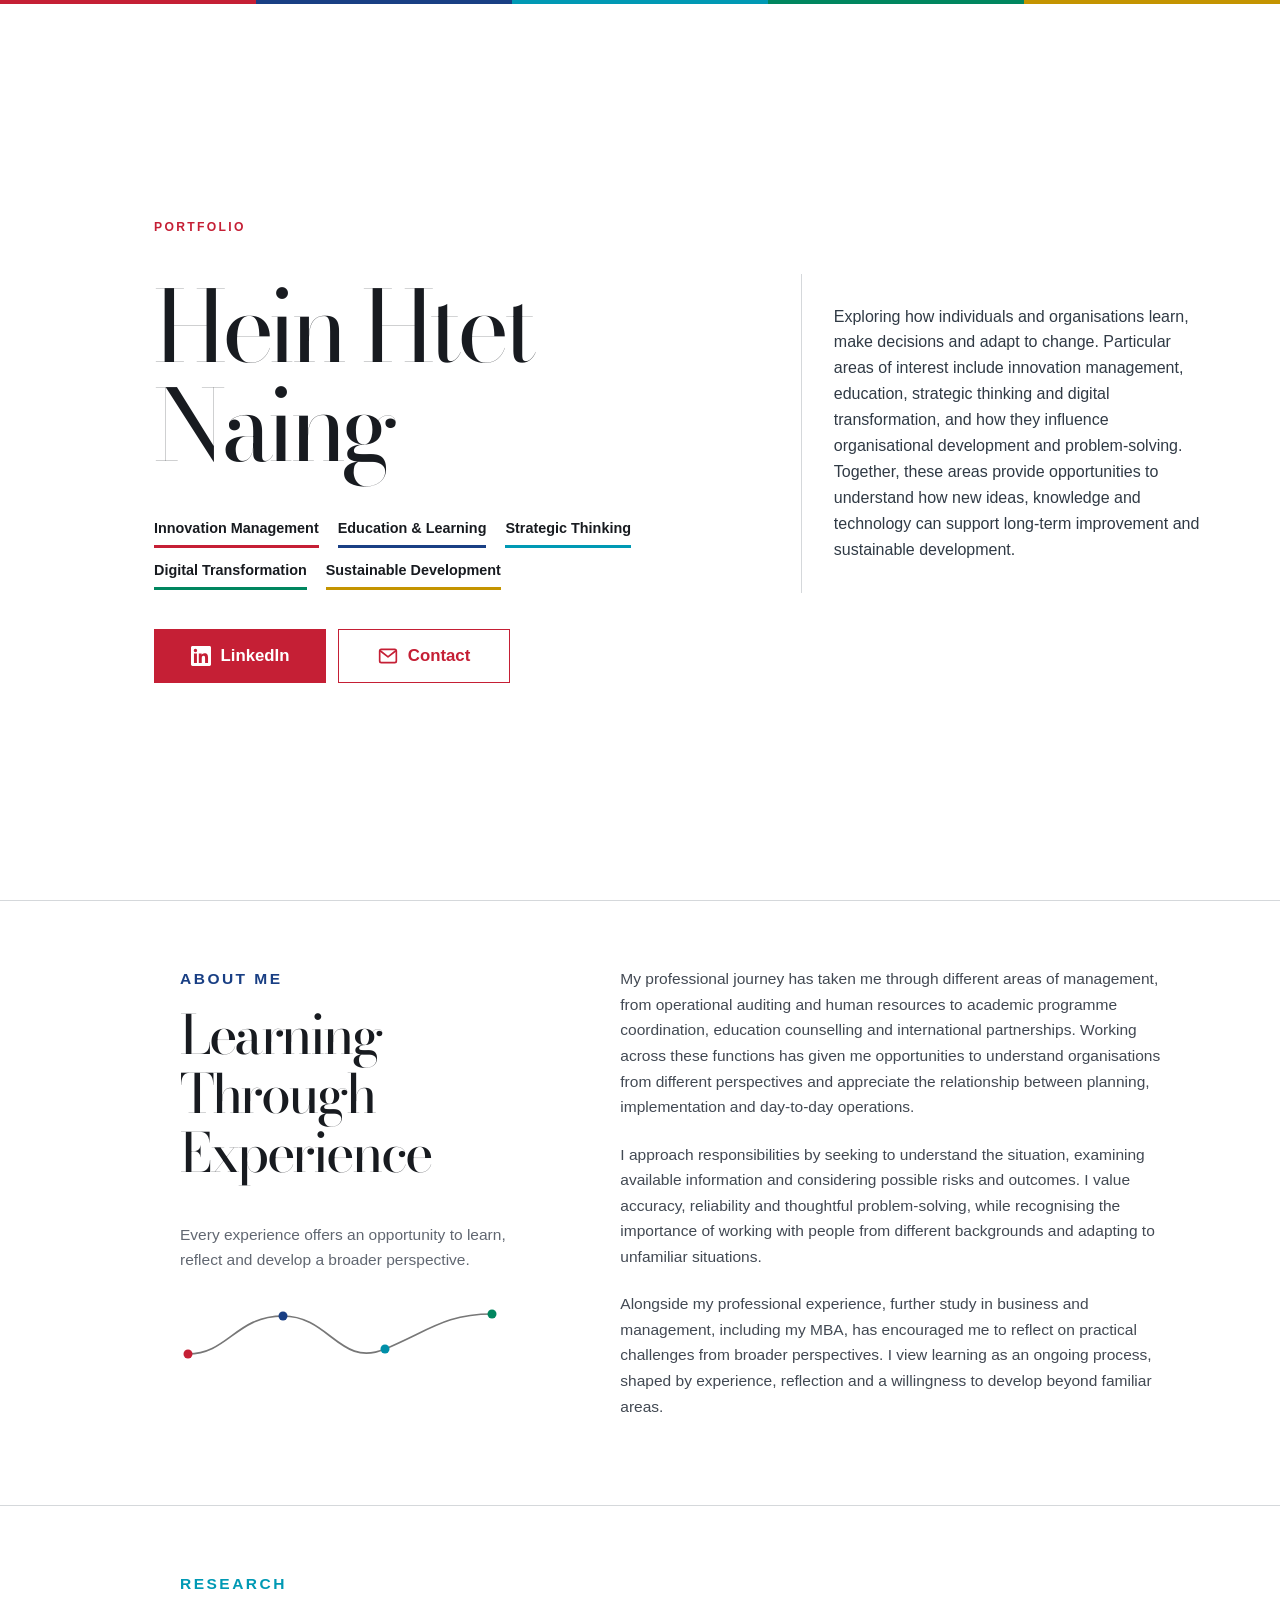
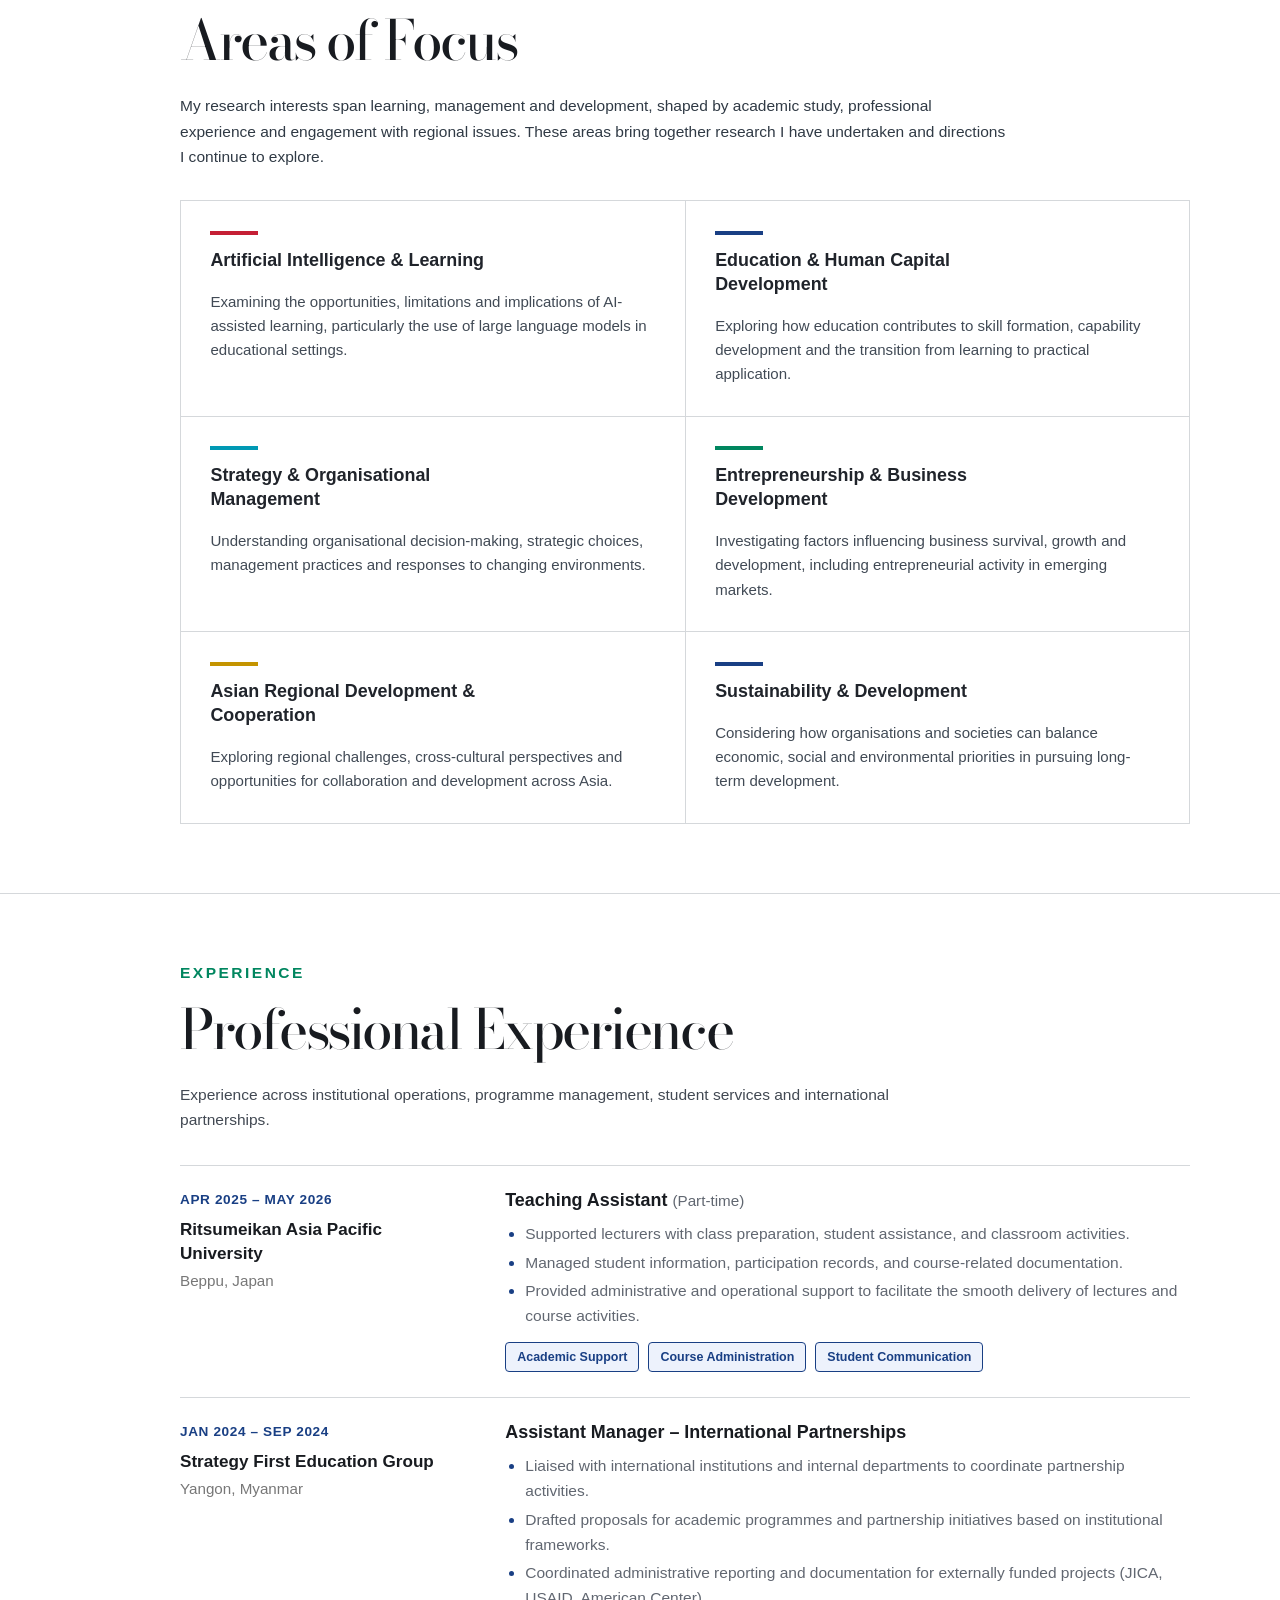
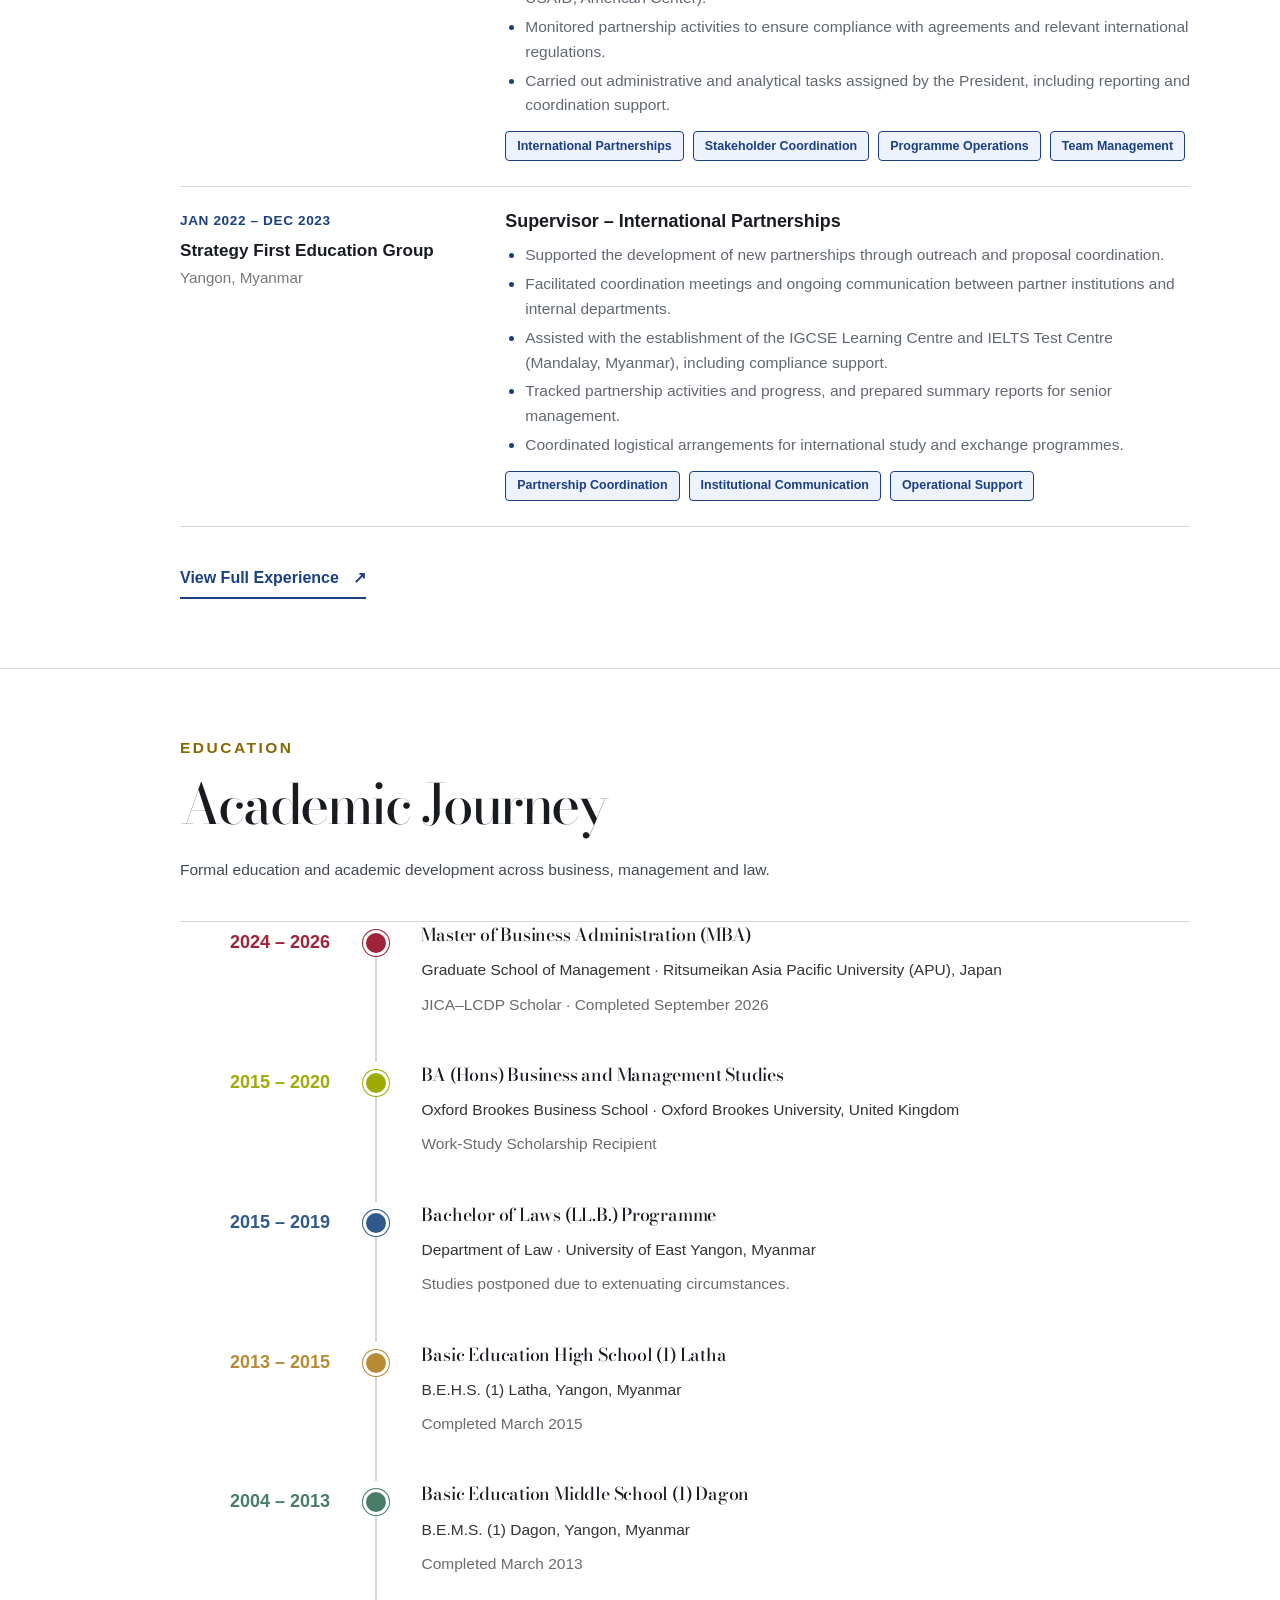
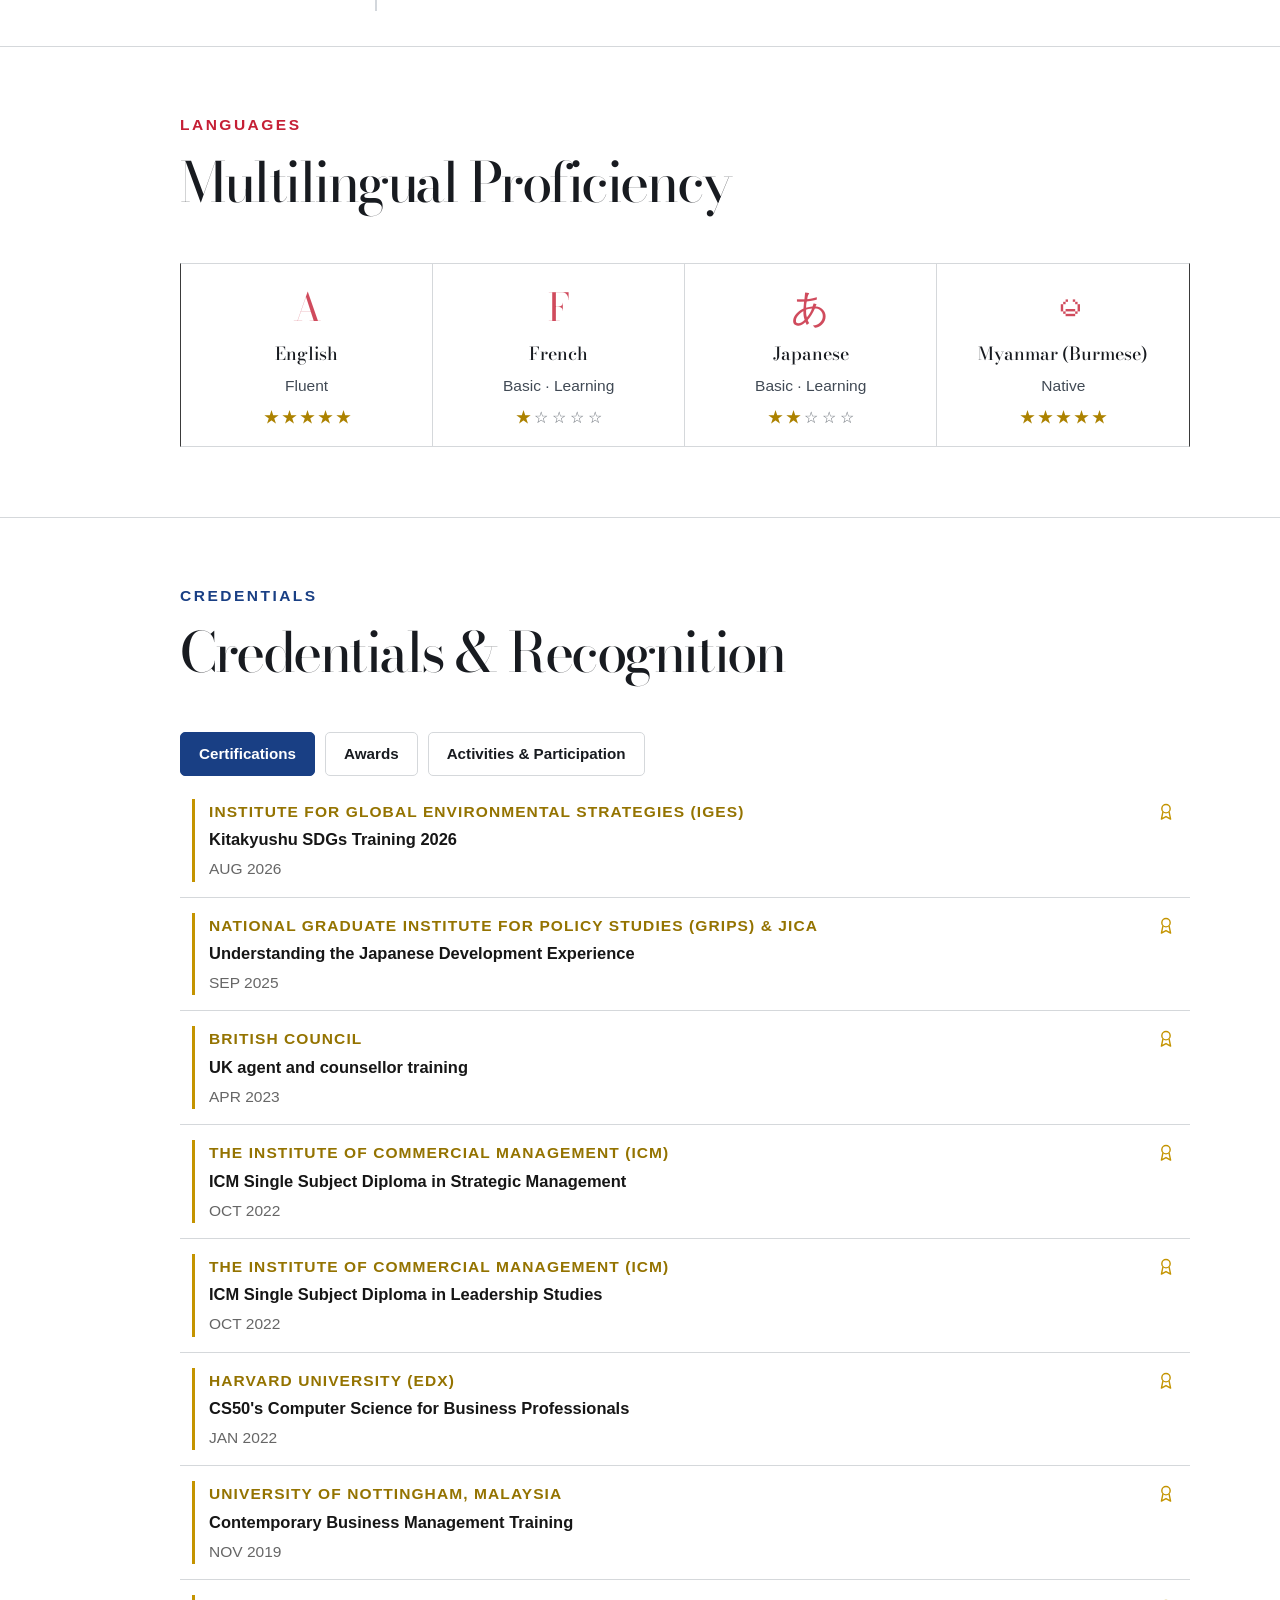
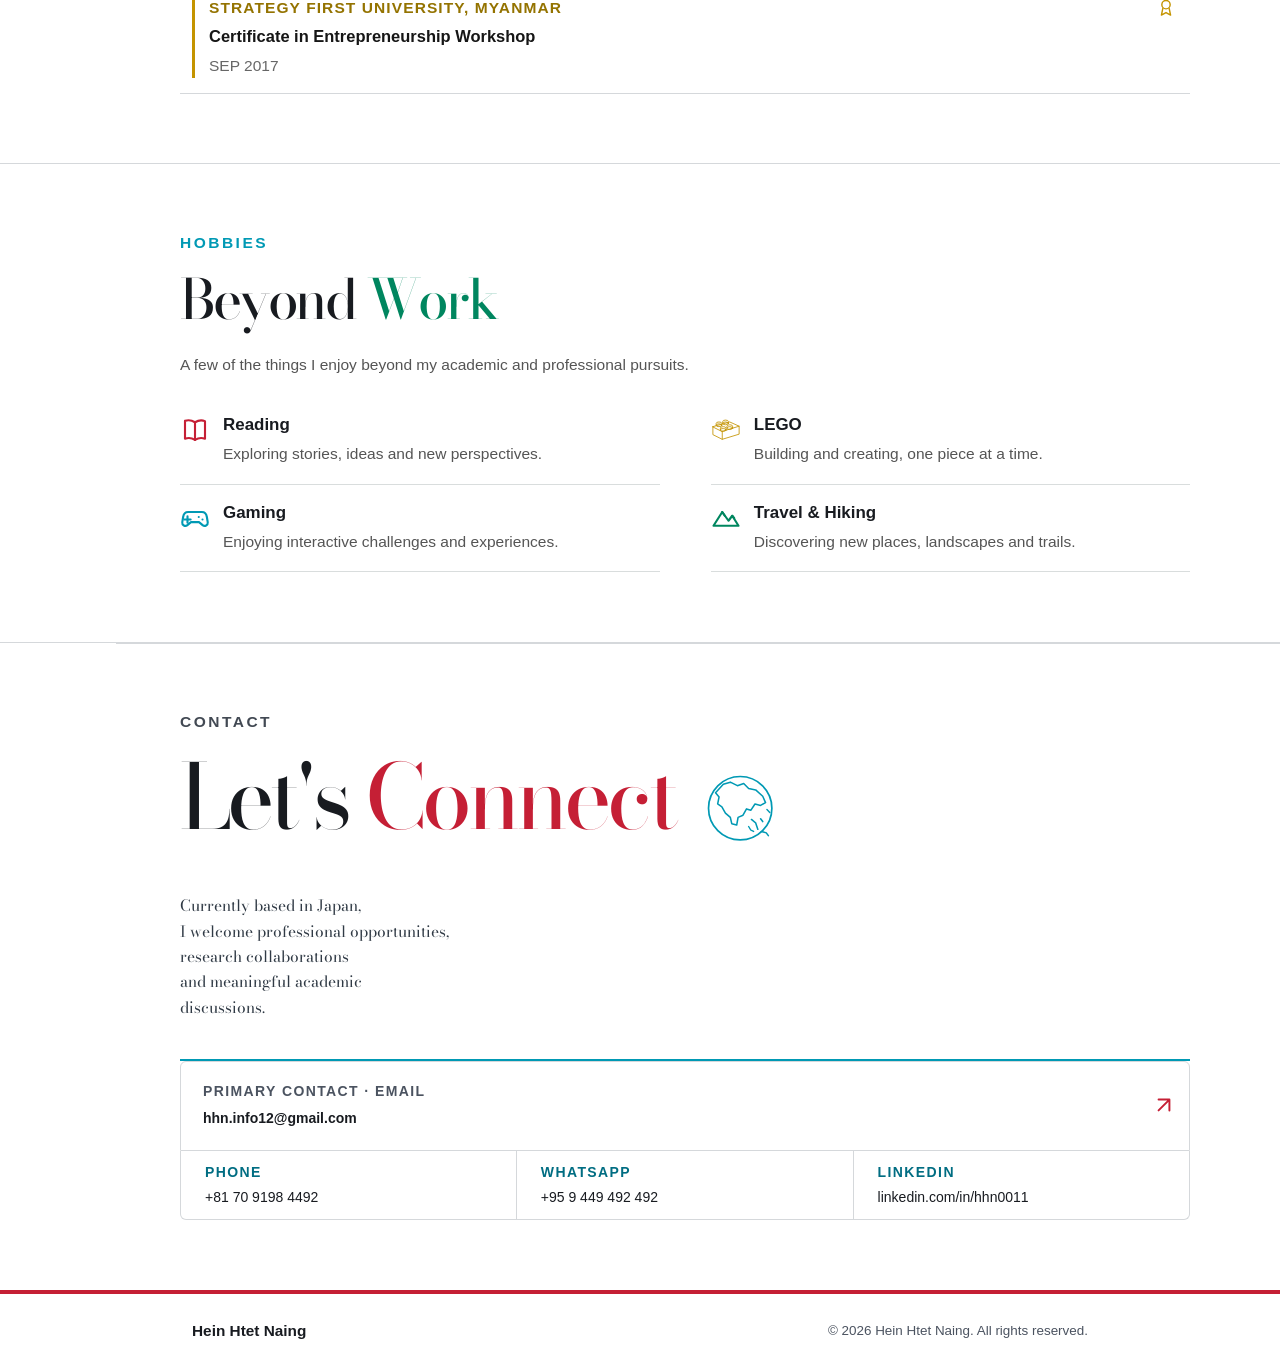
<file: index.html>
<!DOCTYPE html>
<html lang="en">
<head>
    <meta charset="UTF-8">
    <meta name="viewport" content="width=device-width, initial-scale=1.0">
    <meta name="description" content="Academic and professional portfolio website of Hein Htet Naing.">
    <title>Hein Htet Naing | Personal Portfolio</title>
    <link rel="preconnect" href="https://fonts.googleapis.com">
    <link rel="preconnect" href="https://fonts.gstatic.com" crossorigin>
    <link href="https://fonts.googleapis.com/css2?family=Bodoni+Moda:wght@400;500;600&display=swap" rel="stylesheet">
    <link rel="stylesheet" href="css/style.css?v=20261013-mixed1">
    <link rel="stylesheet" href="css/editorial-v2.css?v=20261017-balanced5">
    <script src="js/script.js?v=20261013-2" defer></script>
</head>
<body>
    <a class="skip-link" href="#main-content">Skip to main content</a>

    <!-- == FLOATING NAVIGATION: VISIBLE AFTER INTRO == -->
    <button class="mobile-menu-button" type="button" aria-controls="floating-navigation"
            aria-label="Open navigation menu" aria-expanded="false">
        <span aria-hidden="true">☰</span>
    </button>
    <nav id="floating-navigation" class="floating-nav" aria-label="Page navigation">
        <a href="#home" aria-label="Introduction"><span aria-hidden="true" class="nav-icon"><svg viewBox="0 0 24 24" fill="none" stroke="currentColor" stroke-width="1.7" stroke-linecap="round" stroke-linejoin="round" aria-hidden="true" focusable="false"><path d="m3 10 9-7 9 7"/><path d="M5 9v12h14V9"/><path d="M9 21v-7h6v7"/></svg></span><span class="nav-tooltip">Home</span></a>
        <a href="#about" aria-label="About Me"><span aria-hidden="true" class="nav-icon"><svg viewBox="0 0 24 24" fill="none" stroke="currentColor" stroke-width="1.7" stroke-linecap="round" stroke-linejoin="round" aria-hidden="true" focusable="false"><circle cx="12" cy="7" r="4"/><path d="M4.5 21v-2a7.5 7.5 0 0 1 15 0v2"/></svg></span><span class="nav-tooltip">About Me</span></a>
        <a href="#research" aria-label="Research"><span aria-hidden="true" class="nav-icon"><svg viewBox="0 0 24 24" fill="none" stroke="currentColor" stroke-width="1.7" stroke-linecap="round" stroke-linejoin="round" aria-hidden="true" focusable="false"><path d="M4 5.5C6.7 4.6 9.4 5 12 6.6c2.6-1.6 5.3-2 8-.9v14.1c-2.7-1-5.4-.7-8 .9-2.6-1.6-5.3-1.9-8-.9z"/><path d="M12 6.6v14.1"/></svg></span><span class="nav-tooltip">Research</span></a>
        <a href="#experience" aria-label="Professional Experience"><span aria-hidden="true" class="nav-icon"><svg viewBox="0 0 24 24" fill="none" stroke="currentColor" stroke-width="1.7" stroke-linecap="round" stroke-linejoin="round" aria-hidden="true" focusable="false"><rect x="3" y="7" width="18" height="14" rx="2"/><path d="M8 7V5a2 2 0 0 1 2-2h4a2 2 0 0 1 2 2v2M3 12h18M10 12v2h4v-2"/></svg></span><span class="nav-tooltip">Experience</span></a>
        <a href="#education" aria-label="Academic Journey"><span aria-hidden="true" class="nav-icon"><svg viewBox="0 0 24 24" fill="none" stroke="currentColor" stroke-width="1.7" stroke-linecap="round" stroke-linejoin="round" aria-hidden="true" focusable="false"><path d="m2 9 10-5 10 5-10 5z"/><path d="M6 11v5c2 3 10 3 12 0v-5M22 9v6"/></svg></span><span class="nav-tooltip">Education</span></a>
        <a href="#languages" aria-label="Multilingual Proficiency"><span aria-hidden="true" class="nav-icon"><svg viewBox="0 0 24 24" fill="none" stroke="currentColor" stroke-width="1.7" stroke-linecap="round" stroke-linejoin="round" aria-hidden="true" focusable="false"><path d="M4 5h9M8.5 3v2M6 8c1.2 3.3 3.9 5.9 7 7"/><path d="M12 7c-.7 3.7-3.3 6.7-7 8"/><path d="m13 21 4-10 4 10M14.4 17.5h5.2"/></svg></span><span class="nav-tooltip">Languages</span></a>
        <a href="#credentials" aria-label="Credentials & Recognition"><span aria-hidden="true" class="nav-icon"><svg viewBox="0 0 24 24" fill="none" stroke="currentColor" stroke-width="1.7" stroke-linecap="round" stroke-linejoin="round" aria-hidden="true" focusable="false"><circle cx="12" cy="8" r="5"/><path d="m8.2 12.5-1.7 8 5.5-3 5.5 3-1.7-8"/></svg></span><span class="nav-tooltip">Credentials</span></a>
        <a href="#hobbies" aria-label="Hobbies"><span aria-hidden="true" class="nav-icon"><svg viewBox="0 0 24 24" fill="none" stroke="currentColor" stroke-width="1.7" stroke-linecap="round" stroke-linejoin="round" aria-hidden="true" focusable="false"><path d="M20.8 4.6a5.4 5.4 0 0 0-7.6 0L12 5.8l-1.2-1.2a5.4 5.4 0 0 0-7.6 7.6L12 21l8.8-8.8a5.4 5.4 0 0 0 0-7.6z"/></svg></span><span class="nav-tooltip">Hobbies</span></a>
        <a href="#contact" aria-label="Contact"><span aria-hidden="true" class="nav-icon"><svg viewBox="0 0 24 24" fill="none" stroke="currentColor" stroke-width="1.7" stroke-linecap="round" stroke-linejoin="round" aria-hidden="true" focusable="false"><rect x="2" y="4" width="20" height="16" rx="2"/><path d="m3 6 9 7 9-7"/></svg></span><span class="nav-tooltip">Contact</span></a>
    </nav>

    <main id="main-content">
        <!-- == 01. INTRODUCTION == -->
        <section id="home" class="section Intro">
            <div class="Intro-box">
                <p class="Intro-label">PORTFOLIO</p>
                <h1>Hein Htet Naing</h1>
                <div class="Intro-interests">
                    <span class="interest-red">Innovation Management</span>
                    <span class="interest-navy">Education &amp; Learning</span>
                    <span class="interest-cyan">Strategic Thinking</span>
                    <span class="interest-green">Digital Transformation</span>
                    <span class="interest-gold">Sustainable Development</span>
                </div>
                <p class="Intro-description">
                    Exploring how individuals and organisations learn, make decisions and adapt to change.
                    Particular areas of interest include innovation management, education, strategic thinking
                    and digital transformation, and how they influence organisational development and
                    problem-solving. Together, these areas provide opportunities to understand how new ideas,
                    knowledge and technology can support long-term improvement and sustainable development.
                </p>
                <div class="Intro-buttons">
                    <a href="https://www.linkedin.com/in/hhn0011" class="Intro-button-primary"
                       target="_blank" rel="noopener noreferrer"><svg class="linkedin-icon" viewBox="0 0 24 24" aria-hidden="true" focusable="false"><path fill="currentColor" d="M20.447 20.452h-3.554v-5.569c0-1.328-.027-3.037-1.852-3.037-1.853 0-2.136 1.445-2.136 2.939v5.667H9.35V9h3.414v1.561h.049c.476-.9 1.637-1.85 3.37-1.85 3.601 0 4.266 2.37 4.266 5.455v6.286zM5.337 7.433a2.062 2.062 0 1 1 0-4.124 2.062 2.062 0 0 1 0 4.124zm1.782 13.019H3.555V9h3.564v11.452zM22.225 0H1.771C.792 0 0 .774 0 1.729v20.542C0 23.227.792 24 1.771 24h20.451C23.2 24 24 23.227 24 22.271V1.729C24 .774 23.2 0 22.222 0h.003z"/></svg><span>LinkedIn</span></a>
                    <a href="mailto:hhn.info12@gmail.com" class="Intro-button-secondary"><svg class="contact-icon" viewBox="0 0 24 24" fill="none" stroke="currentColor" stroke-width="2" stroke-linecap="round" stroke-linejoin="round" aria-hidden="true" focusable="false"><rect x="2" y="4" width="20" height="16" rx="2"/><path d="m3 6 9 7 9-7"/></svg><span>Contact</span></a>
                </div>
            </div>
        </section>

        <!-- == REMAINING HOMEPAGE: RESERVED LEFT NAVIGATION MARGIN == -->
        <div class="page-content">
            <section id="about" class="content-section about-section" aria-labelledby="about-heading">
                <div class="about-layout">
                    <div class="about-heading">
                        <p class="about-label">ABOUT ME</p>
                        <h2 id="about-heading"><span class="about-title-accent">Learning</span> Through Experience</h2>
                        <p class="about-reflection">Every experience offers an opportunity to learn, reflect and develop a broader perspective.</p>
                        <svg class="about-journey-line" viewBox="0 0 320 88" fill="none" xmlns="http://www.w3.org/2000/svg" aria-hidden="true" focusable="false">
                            <path d="M8 60 C48 60 56 22 103 22 S160 74 205 55 S266 20 312 20" stroke="#777777" stroke-width="1.7" stroke-linecap="round"/>
                            <circle cx="8" cy="60" r="4.5" fill="#C51F35"/>
                            <circle cx="103" cy="22" r="4.5" fill="#193F84"/>
                            <circle cx="205" cy="55" r="4.5" fill="#008FA8"/>
                            <circle cx="312" cy="20" r="4.5" fill="#00865F"/>
                        </svg>
                    </div>
                    <div class="about-biography">
                        <p>My professional journey has taken me through different areas of management, from operational auditing and human resources to academic programme coordination, education counselling and international partnerships. Working across these functions has given me opportunities to understand organisations from different perspectives and appreciate the relationship between planning, implementation and day-to-day operations.</p>
                        <p>I approach responsibilities by seeking to understand the situation, examining available information and considering possible risks and outcomes. I value accuracy, reliability and thoughtful problem-solving, while recognising the importance of working with people from different backgrounds and adapting to unfamiliar situations.</p>
                        <p>Alongside my professional experience, further study in business and management, including my MBA, has encouraged me to reflect on practical challenges from broader perspectives. I view learning as an ongoing process, shaped by experience, reflection and a willingness to develop beyond familiar areas.</p>
                    </div>
                </div>
            </section>

            <section id="research" class="content-section focus-section" aria-labelledby="focus-heading">
                <div class="focus-inner">
                    <header class="focus-heading">
                        <p class="focus-label">RESEARCH</p>
                        <h2 id="focus-heading">Areas of <span class="focus-title-accent">Focus</span></h2>
                        <p class="focus-introduction">My research interests span learning, management and development, shaped by academic study, professional experience and engagement with regional issues. These areas bring together research I have undertaken and directions I continue to explore.</p>
                    </header>
                    <div class="focus-grid">
                    <article class="focus-item focus-item-1">
                        <span class="focus-number">01</span>
                        <h3>Artificial Intelligence &amp; Learning</h3>
                        <p>Examining the opportunities, limitations and implications of AI-assisted learning, particularly the use of large language models in educational settings.</p>
                    </article>
                    <article class="focus-item focus-item-2">
                        <span class="focus-number">02</span>
                        <h3>Education &amp; Human Capital Development</h3>
                        <p>Exploring how education contributes to skill formation, capability development and the transition from learning to practical application.</p>
                    </article>
                    <article class="focus-item focus-item-3">
                        <span class="focus-number">03</span>
                        <h3>Strategy &amp; Organisational Management</h3>
                        <p>Understanding organisational decision-making, strategic choices, management practices and responses to changing environments.</p>
                    </article>
                    <article class="focus-item focus-item-4">
                        <span class="focus-number">04</span>
                        <h3>Entrepreneurship &amp; Business Development</h3>
                        <p>Investigating factors influencing business survival, growth and development, including entrepreneurial activity in emerging markets.</p>
                    </article>
                    <article class="focus-item focus-item-5">
                        <span class="focus-number">05</span>
                        <h3>Asian Regional Development &amp; Cooperation</h3>
                        <p>Exploring regional challenges, cross-cultural perspectives and opportunities for collaboration and development across Asia.</p>
                    </article>
                    <article class="focus-item focus-item-6">
                        <span class="focus-number">06</span>
                        <h3>Sustainability &amp; Development</h3>
                        <p>Considering how organisations and societies can balance economic, social and environmental priorities in pursuing long-term development.</p>
                    </article>
                    </div>
                </div>
            </section>

            <section id="experience" class="content-section experience-section" aria-labelledby="experience-heading">
                <header class="experience-intro">
                    <p class="experience-label">EXPERIENCE</p>
                    <h2 id="experience-heading">Professional <span class="experience-title-accent">Experience</span></h2>
                    <p>Experience across institutional operations, programme management, student services and international partnerships.</p>
                </header>
                <div class="experience-list">
                    <article class="experience-entry experience-entry-1">
                        <div class="experience-meta">
                            <span class="experience-date">APR 2025 – MAY 2026</span>
                            <h3>Ritsumeikan Asia Pacific University</h3>
                            <span class="experience-location">Beppu, Japan</span>
                        </div>
                        <div class="experience-detail">
                            <h4>Teaching Assistant <span class="experience-note">(Part-time)</span></h4>
                            <ul class="experience-responsibilities">
                                <li>Supported lecturers with class preparation, student assistance, and classroom activities.</li>
                                <li>Managed student information, participation records, and course-related documentation.</li>
                                <li>Provided administrative and operational support to facilitate the smooth delivery of lectures and course activities.</li>
                            </ul>
                            <div class="experience-tags" aria-label="Areas of responsibility">
                                <span class="experience-tag">Academic Support</span>
                                <span class="experience-tag">Course Administration</span>
                                <span class="experience-tag">Student Communication</span>
                            </div>
                        </div>
                    </article>
                    <article class="experience-entry experience-entry-2">
                        <div class="experience-meta">
                            <span class="experience-date">JAN 2024 – SEP 2024</span>
                            <h3>Strategy First Education Group</h3>
                            <span class="experience-location">Yangon, Myanmar</span>
                        </div>
                        <div class="experience-detail">
                            <h4>Assistant Manager – International Partnerships</h4>
                            <ul class="experience-responsibilities">
                                <li>Liaised with international institutions and internal departments to coordinate partnership activities.</li>
                                <li>Drafted proposals for academic programmes and partnership initiatives based on institutional frameworks.</li>
                                <li>Coordinated administrative reporting and documentation for externally funded projects (JICA, USAID, American Center).</li>
                                <li>Monitored partnership activities to ensure compliance with agreements and relevant international regulations.</li>
                                <li>Carried out administrative and analytical tasks assigned by the President, including reporting and coordination support.</li>
                            </ul>
                            <div class="experience-tags" aria-label="Areas of responsibility">
                                <span class="experience-tag">International Partnerships</span>
                                <span class="experience-tag">Stakeholder Coordination</span>
                                <span class="experience-tag">Programme Operations</span>
                                <span class="experience-tag">Team Management</span>
                            </div>
                        </div>
                    </article>
                    <article class="experience-entry experience-entry-3">
                        <div class="experience-meta">
                            <span class="experience-date">JAN 2022 – DEC 2023</span>
                            <h3>Strategy First Education Group</h3>
                            <span class="experience-location">Yangon, Myanmar</span>
                        </div>
                        <div class="experience-detail">
                            <h4>Supervisor – International Partnerships</h4>
                            <ul class="experience-responsibilities">
                                <li>Supported the development of new partnerships through outreach and proposal coordination.</li>
                                <li>Facilitated coordination meetings and ongoing communication between partner institutions and internal departments.</li>
                                <li>Assisted with the establishment of the IGCSE Learning Centre and IELTS Test Centre (Mandalay, Myanmar), including compliance support.</li>
                                <li>Tracked partnership activities and progress, and prepared summary reports for senior management.</li>
                                <li>Coordinated logistical arrangements for international study and exchange programmes.</li>
                            </ul>
                            <div class="experience-tags" aria-label="Areas of responsibility">
                                <span class="experience-tag">Partnership Coordination</span>
                                <span class="experience-tag">Institutional Communication</span>
                                <span class="experience-tag">Operational Support</span>
                            </div>
                        </div>
                    </article>
                </div>
                <a class="experience-more" href="experience.html"><span>View Full Experience</span><span aria-hidden="true">↗</span></a>
            </section>

            <section id="education" class="content-section education-section" aria-labelledby="education-heading">
                <header class="education-intro">
                    <p class="education-label">EDUCATION</p>
                    <h2 id="education-heading"><span class="education-title-accent">Academic</span> Journey</h2>
                    <p>Formal education and academic development across business, management and law.</p>
                </header>
                <div class="education-list" aria-label="Academic timeline">
                    <article class="education-entry education-entry-1" style="--school-accent:#9F2439">
                        <div class="education-meta"><span class="education-date">2024 – 2026</span></div>
                        <div class="education-marker" aria-hidden="true"></div>
                        <div class="education-details">
                            <h3>Master of Business Administration (MBA)</h3>
                            <p class="education-school">Graduate School of Management · Ritsumeikan Asia Pacific University (APU), Japan</p>
                            <p class="education-note">JICA–LCDP Scholar · Completed September 2026</p>
                        </div>
                    </article>
                    <article class="education-entry education-entry-2" style="--school-accent:#9EAB05">
                        <div class="education-meta"><span class="education-date">2015 – 2020</span></div>
                        <div class="education-marker" aria-hidden="true"></div>
                        <div class="education-details">
                            <h3>BA (Hons) Business and Management Studies</h3>
                            <p class="education-school">Oxford Brookes Business School · Oxford Brookes University, United Kingdom</p>
                            <p class="education-note">Work-Study Scholarship Recipient</p>
                        </div>
                    </article>
                    <article class="education-entry education-entry-3" style="--school-accent:#31598C">
                        <div class="education-meta"><span class="education-date">2015 – 2019</span></div>
                        <div class="education-marker" aria-hidden="true"></div>
                        <div class="education-details">
                            <h3>Bachelor of Laws (LL.B.) Programme</h3>
                            <p class="education-school">Department of Law · University of East Yangon, Myanmar</p>
                            <p class="education-note">Studies postponed due to extenuating circumstances.</p>
                        </div>
                    </article>
                    <article class="education-entry education-entry-4" style="--school-accent:#B88A35">
                        <div class="education-meta"><span class="education-date">2013 – 2015</span></div>
                        <div class="education-marker" aria-hidden="true"></div>
                        <div class="education-details">
                            <h3>Basic Education High School (1) Latha</h3>
                            <p class="education-school">B.E.H.S. (1) Latha, Yangon, Myanmar</p>
                            <p class="education-note">Completed March 2015</p>
                        </div>
                    </article>
                    <article class="education-entry education-entry-5" style="--school-accent:#497D69">
                        <div class="education-meta"><span class="education-date">2004 – 2013</span></div>
                        <div class="education-marker" aria-hidden="true"></div>
                        <div class="education-details">
                            <h3>Basic Education Middle School (1) Dagon</h3>
                            <p class="education-school">B.E.M.S. (1) Dagon, Yangon, Myanmar</p>
                            <p class="education-note">Completed March 2013</p>
                        </div>
                    </article>
                </div>
            </section>


            <section id="languages" class="content-section languages-section" aria-labelledby="languages-heading">
                <div class="languages-inner">
                    <header class="languages-heading">
                        <p class="languages-label">LANGUAGES</p>
                        <h2 id="languages-heading">Multilingual <span class="languages-title-accent">Proficiency</span></h2>
                                            </header>
                    <div class="language-grid">
                    <article class="language-cell">
                        <span class="language-glyph" aria-hidden="true">A</span>
                        <h3>English</h3>
                        <p class="language-level">Fluent</p>
                        <div class="language-stars" role="img" aria-label="5 out of 5 illustrative proficiency stars"><span class="star-filled" aria-hidden="true">★</span><span class="star-filled" aria-hidden="true">★</span><span class="star-filled" aria-hidden="true">★</span><span class="star-filled" aria-hidden="true">★</span><span class="star-filled" aria-hidden="true">★</span></div>
                    </article>
                    <article class="language-cell">
                        <span class="language-glyph" aria-hidden="true">F</span>
                        <h3>French</h3>
                        <p class="language-level">Basic · Learning</p>
                        <div class="language-stars" role="img" aria-label="1 out of 5 illustrative proficiency stars"><span class="star-filled" aria-hidden="true">★</span><span class="star-empty" aria-hidden="true">☆</span><span class="star-empty" aria-hidden="true">☆</span><span class="star-empty" aria-hidden="true">☆</span><span class="star-empty" aria-hidden="true">☆</span></div>
                    </article>
                    <article class="language-cell">
                        <span class="language-glyph" aria-hidden="true">あ</span>
                        <h3>Japanese</h3>
                        <p class="language-level">Basic · Learning</p>
                        <div class="language-stars" role="img" aria-label="2 out of 5 illustrative proficiency stars"><span class="star-filled" aria-hidden="true">★</span><span class="star-filled" aria-hidden="true">★</span><span class="star-empty" aria-hidden="true">☆</span><span class="star-empty" aria-hidden="true">☆</span><span class="star-empty" aria-hidden="true">☆</span></div>
                    </article>
                    <article class="language-cell">
                        <span class="language-glyph" aria-hidden="true">မ</span>
                        <h3>Myanmar (Burmese)</h3>
                        <p class="language-level">Native</p>
                        <div class="language-stars" role="img" aria-label="5 out of 5 illustrative proficiency stars"><span class="star-filled" aria-hidden="true">★</span><span class="star-filled" aria-hidden="true">★</span><span class="star-filled" aria-hidden="true">★</span><span class="star-filled" aria-hidden="true">★</span><span class="star-filled" aria-hidden="true">★</span></div>
                    </article>
                    </div>
                </div>
            </section>

            <section id="credentials" class="content-section credentials-section" aria-labelledby="credentials-heading">
                <header class="credentials-heading">
                    <p class="credentials-label">CREDENTIALS</p>
                    <div class="credentials-heading-row">
                        <h2 id="credentials-heading">Credentials &amp; <span class="credentials-title-accent">Recognition</span></h2>
                        
                    </div>
                </header>
                <div class="credentials-tabs" role="tablist" aria-label="Credential categories">
                    <button type="button" id="credentials-tab-certifications" class="credentials-tab" role="tab" aria-controls="credentials-panel-certifications" aria-selected="true">Certifications</button>
                    <button type="button" id="credentials-tab-awards" class="credentials-tab" role="tab" aria-controls="credentials-panel-awards" aria-selected="false" tabindex="-1">Awards</button>
                    <button type="button" id="credentials-tab-activities" class="credentials-tab" role="tab" aria-controls="credentials-panel-activities" aria-selected="false" tabindex="-1">Activities & Participation</button>
                </div>
                <div class="credentials-panels">
                    <div id="credentials-panel-certifications" class="credentials-panel" role="tabpanel" aria-labelledby="credentials-tab-certifications">
                        <article class="credential-item">
                            <div class="credential-item-body">
                                <p class="credential-issuer">Institute for Global Environmental Strategies (IGES)</p>
                                <h3>Kitakyushu SDGs Training 2026</h3>
                                <p class="credential-year">AUG 2026</p>
                            </div>
                            <svg class="credential-award-icon" viewBox="0 0 24 24" fill="none" stroke="currentColor" stroke-width="1.7" stroke-linecap="round" stroke-linejoin="round" aria-hidden="true"><circle cx="12" cy="8" r="5"/><path d="m8.2 12.5-1.7 8 5.5-3 5.5 3-1.7-8"/></svg>
                        </article>
                        <article class="credential-item">
                            <div class="credential-item-body">
                                <p class="credential-issuer">National Graduate Institute for Policy Studies (GRIPS) &amp; JICA</p>
                                <h3>Understanding the Japanese Development Experience</h3>
                                <p class="credential-year">SEP 2025</p>
                            </div>
                            <svg class="credential-award-icon" viewBox="0 0 24 24" fill="none" stroke="currentColor" stroke-width="1.7" stroke-linecap="round" stroke-linejoin="round" aria-hidden="true"><circle cx="12" cy="8" r="5"/><path d="m8.2 12.5-1.7 8 5.5-3 5.5 3-1.7-8"/></svg>
                        </article>
                        <article class="credential-item">
                            <div class="credential-item-body">
                                <p class="credential-issuer">British Council</p>
                                <h3>UK agent and counsellor training</h3>
                                <p class="credential-year">APR 2023</p>
                            </div>
                            <svg class="credential-award-icon" viewBox="0 0 24 24" fill="none" stroke="currentColor" stroke-width="1.7" stroke-linecap="round" stroke-linejoin="round" aria-hidden="true"><circle cx="12" cy="8" r="5"/><path d="m8.2 12.5-1.7 8 5.5-3 5.5 3-1.7-8"/></svg>
                        </article>
                        <article class="credential-item">
                            <div class="credential-item-body">
                                <p class="credential-issuer">The Institute of Commercial Management (ICM)</p>
                                <h3>ICM Single Subject Diploma in Strategic Management</h3>
                                <p class="credential-year">OCT 2022</p>
                            </div>
                            <svg class="credential-award-icon" viewBox="0 0 24 24" fill="none" stroke="currentColor" stroke-width="1.7" stroke-linecap="round" stroke-linejoin="round" aria-hidden="true"><circle cx="12" cy="8" r="5"/><path d="m8.2 12.5-1.7 8 5.5-3 5.5 3-1.7-8"/></svg>
                        </article>
                        <article class="credential-item">
                            <div class="credential-item-body">
                                <p class="credential-issuer">The Institute of Commercial Management (ICM)</p>
                                <h3>ICM Single Subject Diploma in Leadership Studies</h3>
                                <p class="credential-year">OCT 2022</p>
                            </div>
                            <svg class="credential-award-icon" viewBox="0 0 24 24" fill="none" stroke="currentColor" stroke-width="1.7" stroke-linecap="round" stroke-linejoin="round" aria-hidden="true"><circle cx="12" cy="8" r="5"/><path d="m8.2 12.5-1.7 8 5.5-3 5.5 3-1.7-8"/></svg>
                        </article>
                        <article class="credential-item">
                            <div class="credential-item-body">
                                <p class="credential-issuer">Harvard University (edX)</p>
                                <h3>CS50&#39;s Computer Science for Business Professionals</h3>
                                <p class="credential-year">JAN 2022</p>
                            </div>
                            <svg class="credential-award-icon" viewBox="0 0 24 24" fill="none" stroke="currentColor" stroke-width="1.7" stroke-linecap="round" stroke-linejoin="round" aria-hidden="true"><circle cx="12" cy="8" r="5"/><path d="m8.2 12.5-1.7 8 5.5-3 5.5 3-1.7-8"/></svg>
                        </article>
                        <article class="credential-item">
                            <div class="credential-item-body">
                                <p class="credential-issuer">University of Nottingham, Malaysia</p>
                                <h3>Contemporary Business Management Training</h3>
                                <p class="credential-year">NOV 2019</p>
                            </div>
                            <svg class="credential-award-icon" viewBox="0 0 24 24" fill="none" stroke="currentColor" stroke-width="1.7" stroke-linecap="round" stroke-linejoin="round" aria-hidden="true"><circle cx="12" cy="8" r="5"/><path d="m8.2 12.5-1.7 8 5.5-3 5.5 3-1.7-8"/></svg>
                        </article>
                        <article class="credential-item">
                            <div class="credential-item-body">
                                <p class="credential-issuer">Strategy First University, Myanmar</p>
                                <h3>Certificate in Entrepreneurship Workshop</h3>
                                <p class="credential-year">SEP 2017</p>
                            </div>
                            <svg class="credential-award-icon" viewBox="0 0 24 24" fill="none" stroke="currentColor" stroke-width="1.7" stroke-linecap="round" stroke-linejoin="round" aria-hidden="true"><circle cx="12" cy="8" r="5"/><path d="m8.2 12.5-1.7 8 5.5-3 5.5 3-1.7-8"/></svg>
                        </article>
                    </div>
                    <div id="credentials-panel-awards" class="credentials-panel" role="tabpanel" aria-labelledby="credentials-tab-awards" hidden>
                        <article class="credential-item">
                            <div class="credential-item-body">
                                <p class="credential-issuer">STEPS</p>
                                <h3>Social Enterprise Idea Business Plan Competition — Second Runner-up</h3>
                                <p class="credential-year">2016</p>
                            </div>
                            <svg class="credential-award-icon" viewBox="0 0 24 24" fill="none" stroke="currentColor" stroke-width="1.7" stroke-linecap="round" stroke-linejoin="round" aria-hidden="true"><circle cx="12" cy="8" r="5"/><path d="m8.2 12.5-1.7 8 5.5-3 5.5 3-1.7-8"/></svg>
                        </article>
                    </div>
                    <div id="credentials-panel-activities" class="credentials-panel" role="tabpanel" aria-labelledby="credentials-tab-activities" hidden>
                        <article class="credential-item">
                            <div class="credential-item-body">
                                <p class="credential-issuer">Asia Next Dialogue &amp; Asia Next Forum 2026</p>
                                <h3><strong>Participant</strong> — Participated in cross-cultural discussions, collaborative activities, action planning and group recommendations on regional issues and Asia’s future</h3>
                                <p class="credential-year">AUG 2026</p>
                            </div>
                            <svg class="credential-award-icon" viewBox="0 0 24 24" fill="none" stroke="currentColor" stroke-width="1.7" stroke-linecap="round" stroke-linejoin="round" aria-hidden="true"><circle cx="12" cy="8" r="5"/><path d="m8.2 12.5-1.7 8 5.5-3 5.5 3-1.7-8"/></svg>
                        </article>
                        <article class="credential-item">
                            <div class="credential-item-body">
                                <p class="credential-issuer">AP Conference · Ritsumeikan Asia Pacific University (APU), Japan</p>
                                <h3><strong>Presenter</strong> — Presented at the AP Conference at Ritsumeikan Asia Pacific University</h3>
                                <p class="credential-year">DEC 2025</p>
                            </div>
                            <svg class="credential-award-icon" viewBox="0 0 24 24" fill="none" stroke="currentColor" stroke-width="1.7" stroke-linecap="round" stroke-linejoin="round" aria-hidden="true"><circle cx="12" cy="8" r="5"/><path d="m8.2 12.5-1.7 8 5.5-3 5.5 3-1.7-8"/></svg>
                        </article>
                        <article class="credential-item">
                            <div class="credential-item-body">
                                <p class="credential-issuer">Earth Recycle Day awareness campaign competition</p>
                                <h3><strong>Poster Design Participant</strong> — Participated in the Earth Recycle Day awareness poster competition</h3>
                                <p class="credential-year">2011</p>
                            </div>
                            <svg class="credential-award-icon" viewBox="0 0 24 24" fill="none" stroke="currentColor" stroke-width="1.7" stroke-linecap="round" stroke-linejoin="round" aria-hidden="true"><circle cx="12" cy="8" r="5"/><path d="m8.2 12.5-1.7 8 5.5-3 5.5 3-1.7-8"/></svg>
                        </article>
                        <article class="credential-item">
                            <div class="credential-item-body">
                                <p class="credential-issuer">University of Nottingham Malaysia</p>
                                <h3><strong>Organised Academic Visit</strong> — Coordinated an academic visit for 50 students to the University of Nottingham Malaysia</h3>
                                <p class="credential-year">2019</p>
                            </div>
                            <svg class="credential-award-icon" viewBox="0 0 24 24" fill="none" stroke="currentColor" stroke-width="1.7" stroke-linecap="round" stroke-linejoin="round" aria-hidden="true"><circle cx="12" cy="8" r="5"/><path d="m8.2 12.5-1.7 8 5.5-3 5.5 3-1.7-8"/></svg>
                        </article>
                        <article class="credential-item">
                            <div class="credential-item-body">
                                <p class="credential-issuer">Earth Day community service activities</p>
                                <h3><strong>Tree Planting Campaign</strong> — Organised and participated in Earth Day community service activities</h3>
                                <p class="credential-year">2019</p>
                            </div>
                            <svg class="credential-award-icon" viewBox="0 0 24 24" fill="none" stroke="currentColor" stroke-width="1.7" stroke-linecap="round" stroke-linejoin="round" aria-hidden="true"><circle cx="12" cy="8" r="5"/><path d="m8.2 12.5-1.7 8 5.5-3 5.5 3-1.7-8"/></svg>
                        </article>
                    </div>
                </div>
            </section>

            <section id="hobbies" class="content-section hobbies-section" aria-labelledby="hobbies-heading">
                <header class="hobbies-heading">
                    <p class="hobbies-label">HOBBIES</p>
                    <h2 id="hobbies-heading">Beyond <span class="hobbies-title-accent">Work</span></h2>
                    <p class="hobbies-intro">A few of the things I enjoy beyond my academic and professional pursuits.</p>
                </header>
                <div class="hobbies-grid">
                    <article class="hobby-card">
                        <svg viewBox="0 0 24 24" fill="none" stroke="currentColor" stroke-width="1.7" stroke-linecap="round" stroke-linejoin="round" class="hobby-icon" aria-hidden="true"><path d="M4 5.5C6.7 4.6 9.4 5 12 6.6c2.6-1.6 5.3-2 8-.9v14.1c-2.7-1-5.4-.7-8 .9-2.6-1.6-5.3-1.9-8-.9z"/><path d="M12 6.6v14.1"/></svg>
                        <div class="hobby-card-copy"><h3>Reading</h3>
                        <p>Exploring stories, ideas and new perspectives.</p></div>
                    </article>
                    <article class="hobby-card">
                        <svg viewBox="0 0 64 48" fill="none" stroke="currentColor" stroke-width="1.8" stroke-linecap="round" stroke-linejoin="round" class="hobby-icon" aria-hidden="true"><path d="M4 19 40 9 60 18 24 29Z"/><path d="M4 19v17l20 10V29M24 46l36-11V18"/><ellipse cx="17" cy="16" rx="6" ry="3"/><path d="M11 16v-4a6 3 0 0 1 12 0v4"/><ellipse cx="31" cy="12" rx="6" ry="3"/><path d="M25 12V8a6 3 0 0 1 12 0v4"/><ellipse cx="40" cy="22" rx="6" ry="3"/><path d="M34 22v-4a6 3 0 0 1 12 0v4"/><ellipse cx="26" cy="26" rx="6" ry="3"/><path d="M20 26v-4a6 3 0 0 1 12 0v4"/></svg>
                        <div class="hobby-card-copy"><h3>LEGO</h3>
                        <p>Building and creating, one piece at a time.</p></div>
                    </article>
                    <article class="hobby-card">
                        <svg viewBox="0 0 24 24" fill="none" stroke="currentColor" stroke-width="1.7" stroke-linecap="round" stroke-linejoin="round" class="hobby-icon" aria-hidden="true"><path d="M6.5 8H17.5c2.2 0 3.6 1.6 4 4l.7 4.3a2.5 2.5 0 0 1-4.1 2.2l-2.9-2.4H8.8l-2.9 2.4a2.5 2.5 0 0 1-4.1-2.2l.7-4.3C2.9 9.6 4.3 8 6.5 8Z"/><path d="M6 11.5v5M3.5 14h5M15 12h.01M18 14h.01"/></svg>
                        <div class="hobby-card-copy"><h3>Gaming</h3>
                        <p>Enjoying interactive challenges and experiences.</p></div>
                    </article>
                    <article class="hobby-card">
                        <svg viewBox="0 0 24 24" fill="none" stroke="currentColor" stroke-width="1.7" stroke-linecap="round" stroke-linejoin="round" class="hobby-icon" aria-hidden="true"><path d="m2 19 7-11 5 7 3-4 5 8H2Z"/><path d="M9 8 11 11M17 11 18.6 13"/></svg>
                        <div class="hobby-card-copy"><h3>Travel &amp; Hiking</h3>
                        <p>Discovering new places, landscapes and trails.</p></div>
                    </article>
                </div>
            </section>

            <section id="contact" class="content-section contact-section" aria-labelledby="contact-heading">
                <header class="contact-heading">
                    <p class="contact-label">CONTACT</p>
                    <div class="contact-title-row">
                        <h2 id="contact-heading">Let's <span class="contact-title-accent">Connect</span></h2>
                        <span class="contact-earth-icon" role="img" aria-label="Outline of Earth with Asia and the Pacific facing forward">
                            <svg viewBox="0 0 100 100" fill="none" xmlns="http://www.w3.org/2000/svg" aria-hidden="true">
                                <circle cx="50" cy="50" r="45" stroke="currentColor" stroke-width="2.4"/>
                                <path d="M26 16L36 13L46 18L55 15L62 22L72 24L82 33L86 42L79 46L71 44L65 53L59 51L54 60L47 63L45 74L38 72L36 63L29 57L24 48L18 44L20 34L15 28Z" stroke="currentColor" stroke-width="2.2" stroke-linejoin="round" stroke-linecap="round"/>
                                <path d="M66 66L72 71L75 80M79 65L82 69M80 83L87 85L90 89" stroke="currentColor" stroke-width="2.2" stroke-linecap="round"/>
                                <path d="M88 52L92 56M62 76L65 81L69 83" stroke="currentColor" stroke-width="2" stroke-linecap="round"/>
                            </svg>
                        </span>
                    </div>
                    <p class="contact-intro"><span class="contact-intro-line">Currently based in Japan,</span> <span class="contact-intro-line">I welcome professional opportunities,</span> <span class="contact-intro-line">research collaborations</span> <span class="contact-intro-line">and meaningful academic</span> <span class="contact-intro-line">discussions.</span></p>
                </header>
                <div class="contact-details">
                    <a class="contact-primary" href="mailto:hhn.info12@gmail.com" aria-label="Send email to hhn.info12@gmail.com">
                        <span class="contact-primary-text">
                            <span class="contact-method-label">PRIMARY CONTACT · EMAIL</span>
                            <span class="contact-primary-address">hhn.info12@gmail.com</span>
                        </span>
                        <svg class="contact-link-arrow" viewBox="0 0 24 24" fill="none" stroke="currentColor" stroke-width="1.8" stroke-linecap="round" stroke-linejoin="round" aria-hidden="true"><path d="M7 17 17 7M7 7h10v10"/></svg>
                    </a>
                    <div class="contact-secondary">
                        <a class="contact-method" href="tel:+817091984492">
                            <span class="contact-method-label">PHONE</span>
                            <span class="contact-method-value">+81 70 9198 4492</span>
                        </a>
                        <a class="contact-method" href="https://wa.me/959449492492" target="_blank" rel="noopener noreferrer">
                            <span class="contact-method-label">WHATSAPP</span>
                            <span class="contact-method-value">+95 9 449 492 492</span>
                        </a>
                        <a class="contact-method" href="https://www.linkedin.com/in/hhn0011" target="_blank" rel="noopener noreferrer">
                            <span class="contact-method-label">LINKEDIN</span>
                            <span class="contact-method-value">linkedin.com/in/hhn0011</span>
                        </a>
                    </div>
                </div>
            </section>
        </div>
    </main>
    <footer class="site-footer">
        <div class="footer-inner">
            <span class="footer-name">Hein Htet Naing</span>
            <div class="footer-right">
                <span class="footer-copyright">&copy; 2026 Hein Htet Naing. All rights reserved.</span>
            </div>
        </div>
    </footer>
</body>
</html>
</file>
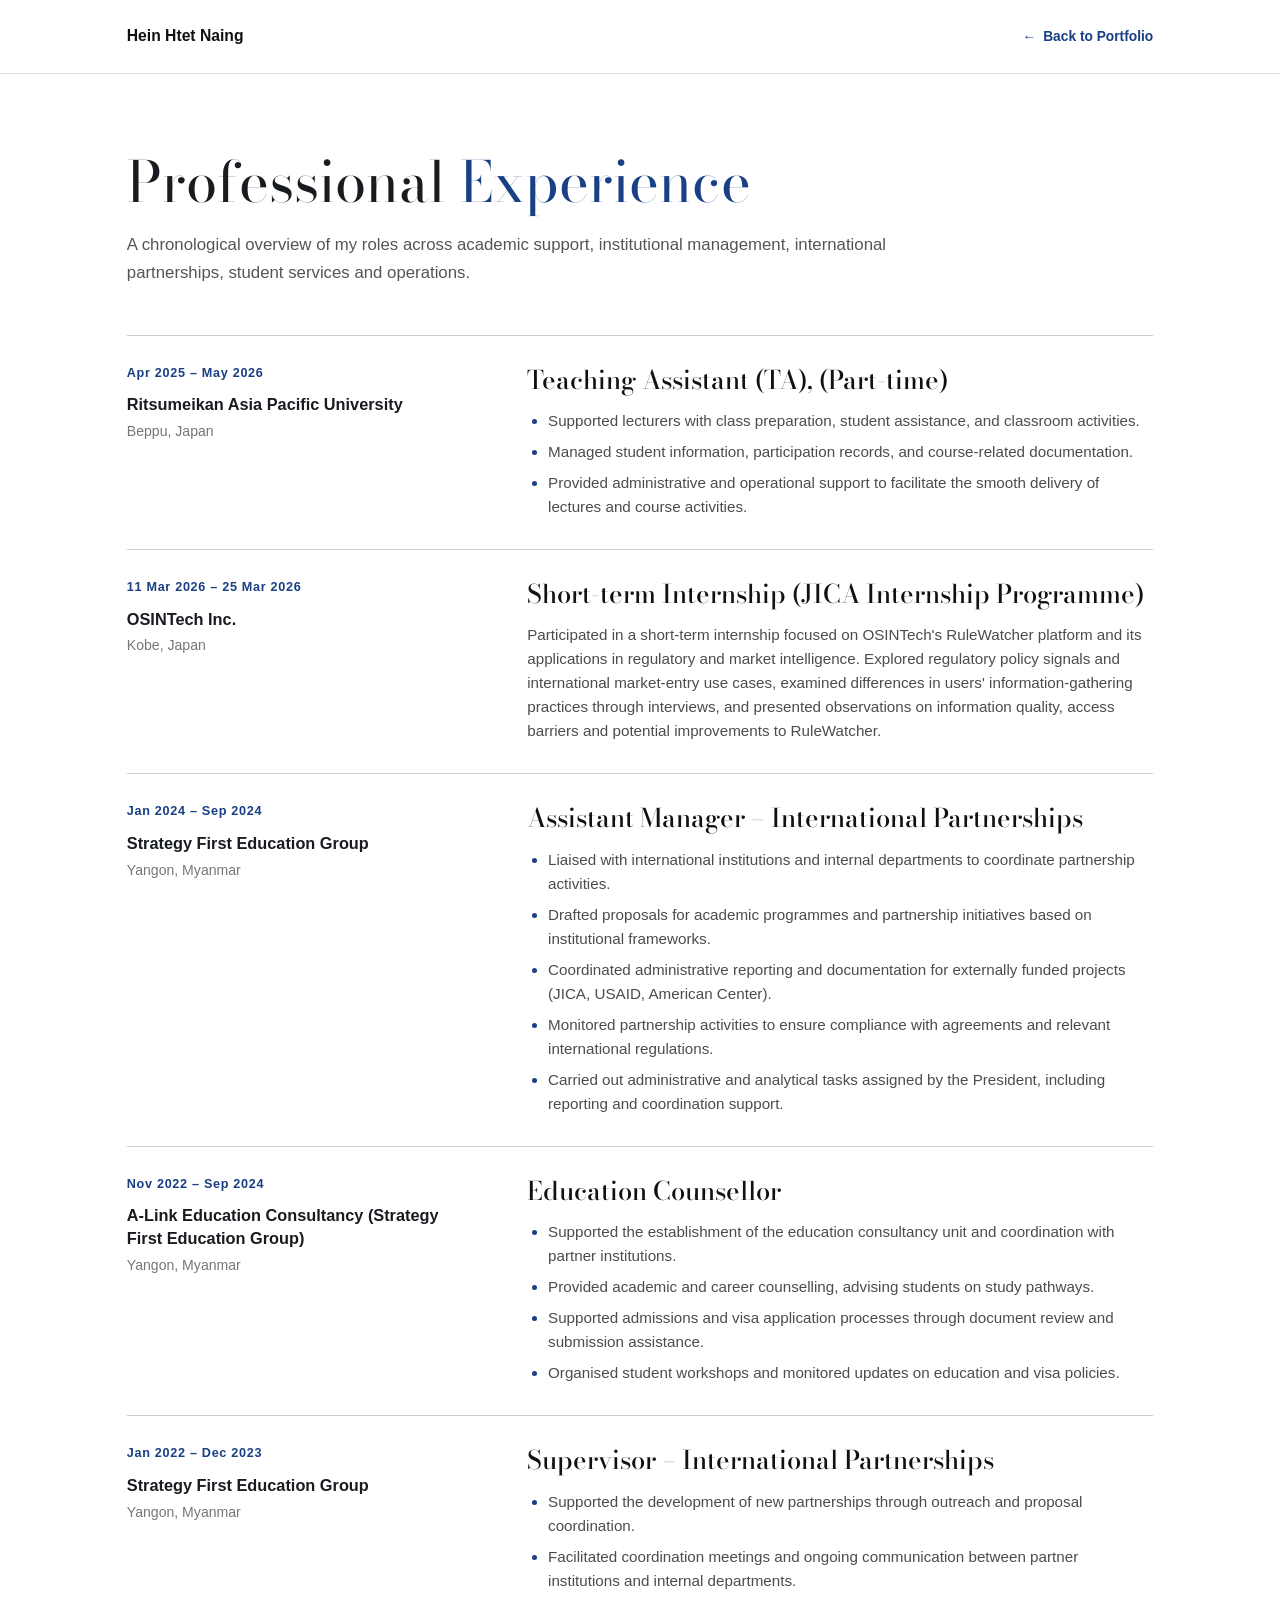
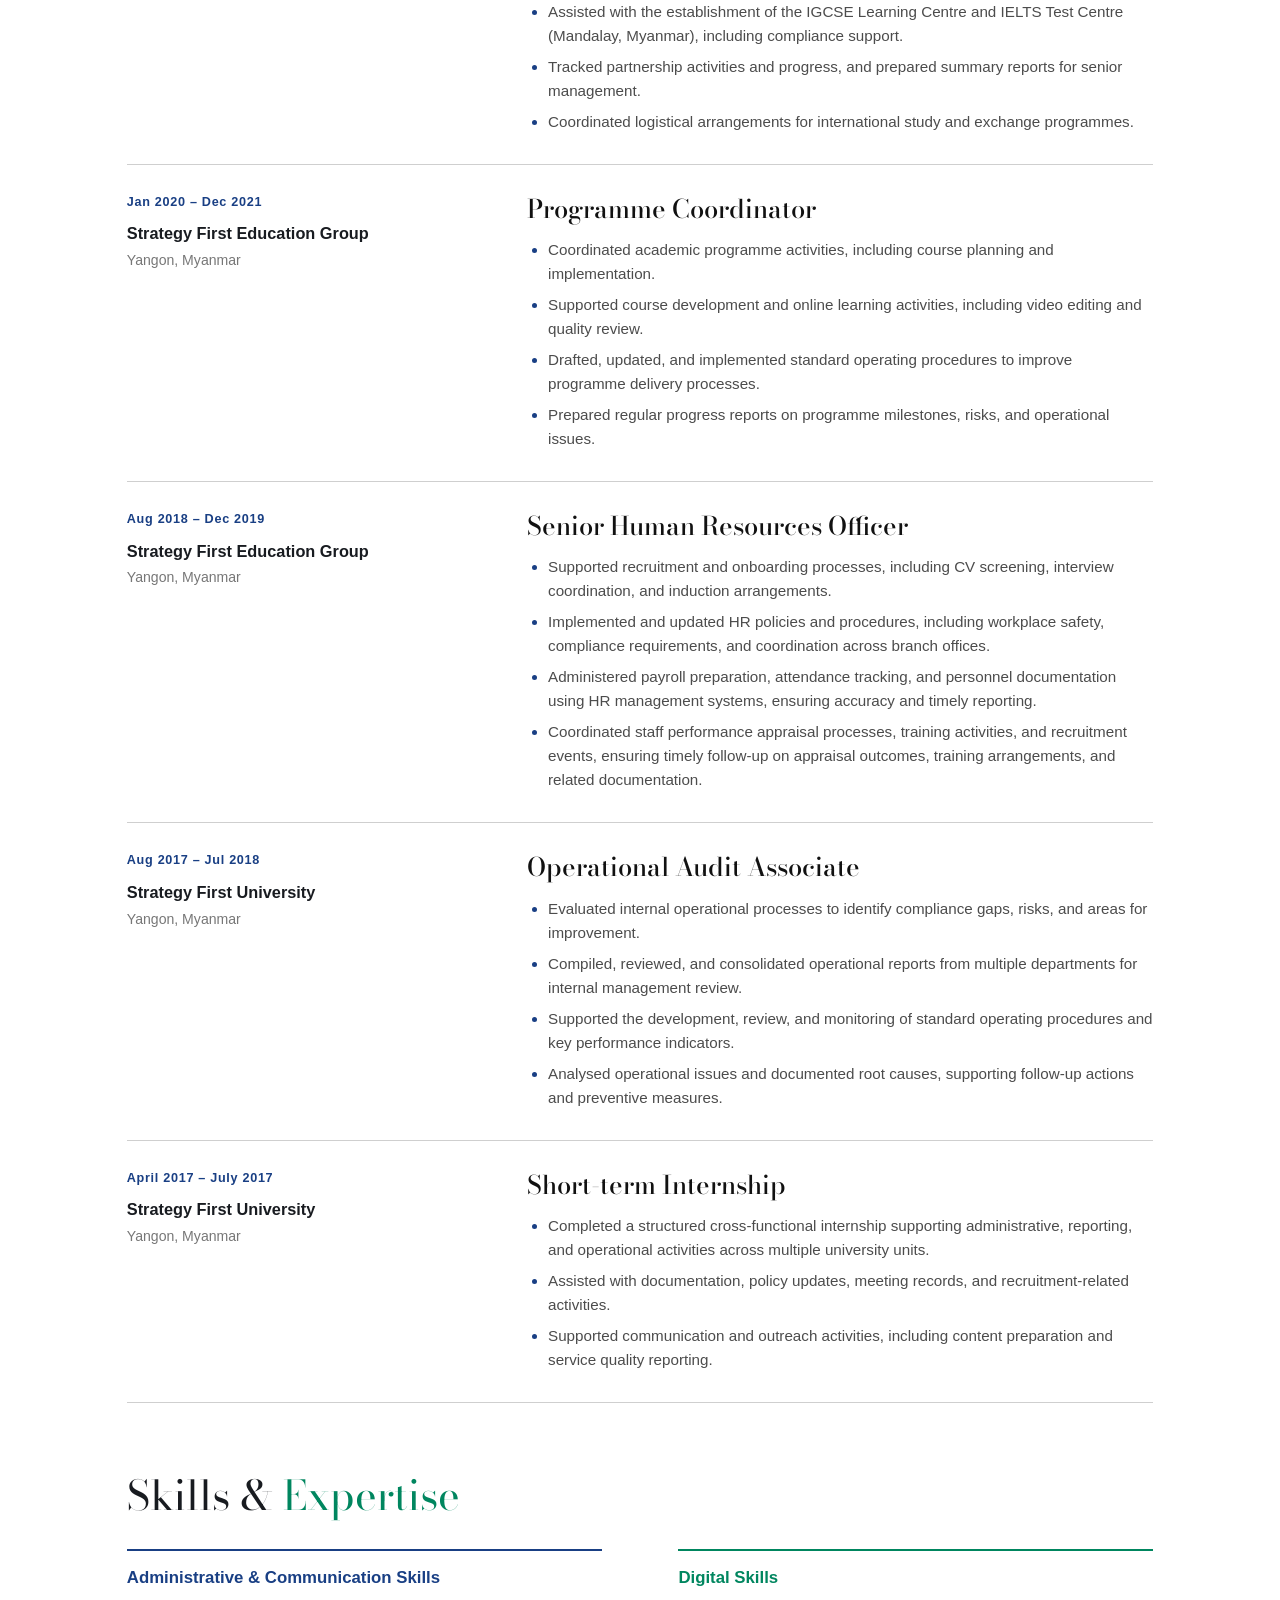
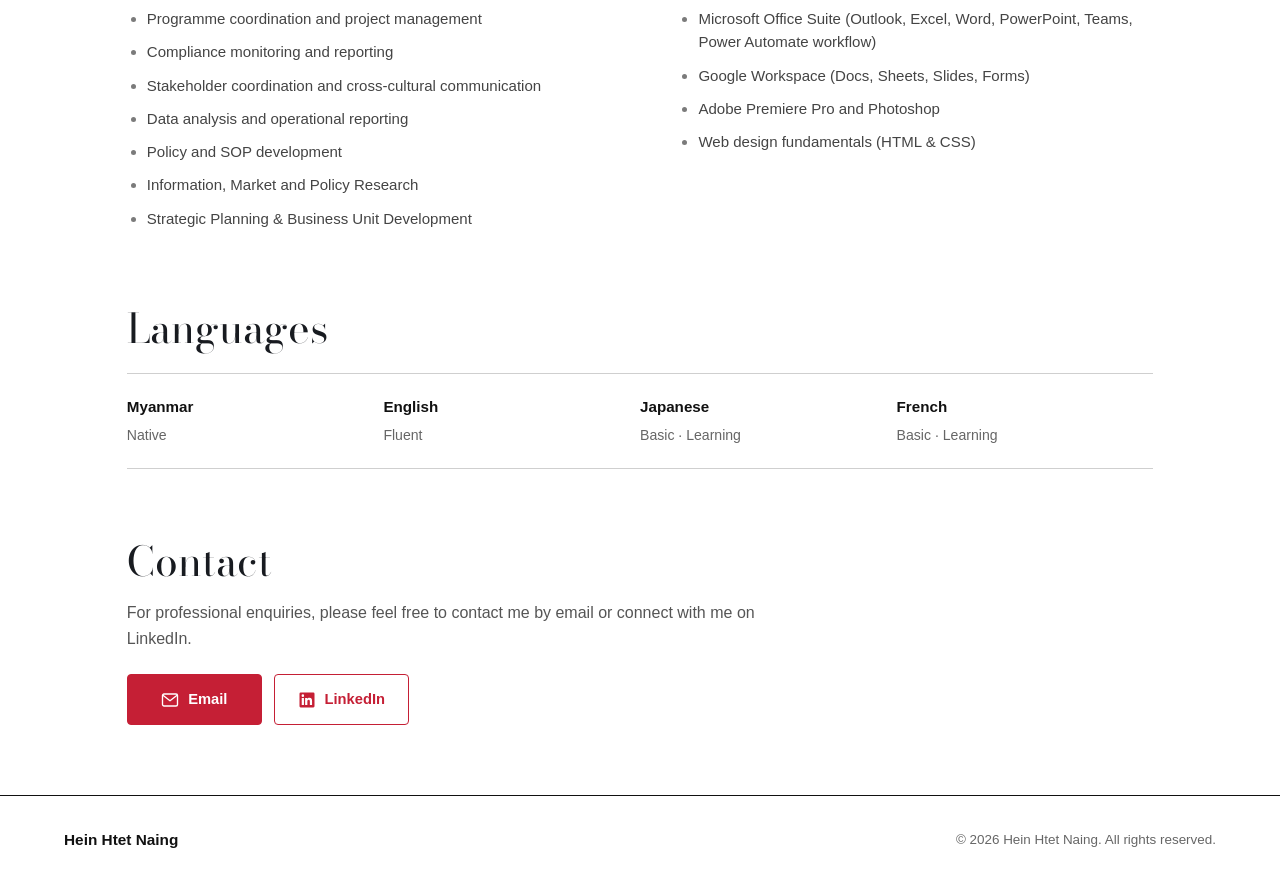
<file: experience.html>
<!DOCTYPE html>
<html lang="en">
<head>
    <meta charset="UTF-8">
    <meta name="viewport" content="width=device-width, initial-scale=1.0">
    <meta name="description" content="Professional experience of Hein Htet Naing.">
    <title>Professional Experience | Hein Htet Naing</title>
    <link rel="preconnect" href="https://fonts.googleapis.com">
    <link rel="preconnect" href="https://fonts.gstatic.com" crossorigin>
    <link href="https://fonts.googleapis.com/css2?family=Bodoni+Moda:wght@400;500;600&display=swap" rel="stylesheet">
    <link rel="stylesheet" href="css/style.css?v=20261013-mixed1">
    <link rel="stylesheet" href="css/editorial-v2.css?v=20261017-balanced5">
</head>
<body class="experience-standalone">
    <header class="experience-topbar">
        <div class="experience-topbar-inner">
            <a class="experience-brand" href="index.html">Hein Htet Naing</a>
            <a class="experience-back" href="index.html#experience"><span aria-hidden="true">←</span> Back to Portfolio</a>
        </div>
    </header>
    <main class="experience-detail-page">
        <header class="experience-page-header">
            <h1>Professional <span class="experience-title-accent">Experience</span></h1>
            <p>A chronological overview of my roles across academic support, institutional management, international partnerships, student services and operations.</p>
        </header>
        <section aria-label="Employment history" class="experience-list">
            <article class="experience-entry">
                <div class="experience-meta">
                    <span class="experience-date">Apr 2025 – May 2026</span>
                    <h3>Ritsumeikan Asia Pacific University</h3>
                    <span class="experience-location">Beppu, Japan</span>
                </div>
                <div class="experience-detail">
                    <h4>Teaching Assistant (TA), (Part-time)</h4>
                    <ul class="experience-responsibilities">
                        <li>Supported lecturers with class preparation, student assistance, and classroom activities.</li>
                        <li>Managed student information, participation records, and course-related documentation.</li>
                        <li>Provided administrative and operational support to facilitate the smooth delivery of lectures and course activities.</li>
                    </ul>
                </div>
            </article>
            <article class="experience-entry">
                <div class="experience-meta">
                    <span class="experience-date">11 Mar 2026 – 25 Mar 2026</span>
                    <h3>OSINTech Inc.</h3>
                    <span class="experience-location">Kobe, Japan</span>
                </div>
                <div class="experience-detail">
                    <h4>Short-term Internship (JICA Internship Programme)</h4>
                    <p>Participated in a short-term internship focused on OSINTech's RuleWatcher platform and its applications in regulatory and market intelligence. Explored regulatory policy signals and international market-entry use cases, examined differences in users' information-gathering practices through interviews, and presented observations on information quality, access barriers and potential improvements to RuleWatcher.</p>
                </div>
            </article>
            
            <article class="experience-entry">
                <div class="experience-meta">
                    <span class="experience-date">Jan 2024 – Sep 2024</span>
                    <h3>Strategy First Education Group</h3>
                    <span class="experience-location">Yangon, Myanmar</span>
                </div>
                <div class="experience-detail">
                    <h4>Assistant Manager – International Partnerships</h4>
                    <ul class="experience-responsibilities">
                        <li>Liaised with international institutions and internal departments to coordinate partnership activities.</li>
                        <li>Drafted proposals for academic programmes and partnership initiatives based on institutional frameworks.</li>
                        <li>Coordinated administrative reporting and documentation for externally funded projects (JICA, USAID, American Center).</li>
                        <li>Monitored partnership activities to ensure compliance with agreements and relevant international regulations.</li>
                        <li>Carried out administrative and analytical tasks assigned by the President, including reporting and coordination support.</li>
                    </ul>
                </div>
            </article>
            <article class="experience-entry">
                <div class="experience-meta">
                    <span class="experience-date">Nov 2022 – Sep 2024</span>
                    <h3>A-Link Education Consultancy (Strategy First Education Group)</h3>
                    <span class="experience-location">Yangon, Myanmar</span>
                </div>
                <div class="experience-detail">
                    <h4>Education Counsellor</h4>
                    <ul class="experience-responsibilities">
                        <li>Supported the establishment of the education consultancy unit and coordination with partner institutions.</li>
                        <li>Provided academic and career counselling, advising students on study pathways.</li>
                        <li>Supported admissions and visa application processes through document review and submission assistance.</li>
                        <li>Organised student workshops and monitored updates on education and visa policies.</li>
                    </ul>
                </div>
            </article>
            <article class="experience-entry">
                <div class="experience-meta">
                    <span class="experience-date">Jan 2022 – Dec 2023</span>
                    <h3>Strategy First Education Group</h3>
                    <span class="experience-location">Yangon, Myanmar</span>
                </div>
                <div class="experience-detail">
                    <h4>Supervisor – International Partnerships</h4>
                    <ul class="experience-responsibilities">
                        <li>Supported the development of new partnerships through outreach and proposal coordination.</li>
                        <li>Facilitated coordination meetings and ongoing communication between partner institutions and internal departments.</li>
                        <li>Assisted with the establishment of the IGCSE Learning Centre and IELTS Test Centre (Mandalay, Myanmar), including compliance support.</li>
                        <li>Tracked partnership activities and progress, and prepared summary reports for senior management.</li>
                        <li>Coordinated logistical arrangements for international study and exchange programmes.</li>
                    </ul>
                </div>
            </article>
            <article class="experience-entry">
                <div class="experience-meta">
                    <span class="experience-date">Jan 2020 – Dec 2021</span>
                    <h3>Strategy First Education Group</h3>
                    <span class="experience-location">Yangon, Myanmar</span>
                </div>
                <div class="experience-detail">
                    <h4>Programme Coordinator</h4>
                    <ul class="experience-responsibilities">
                        <li>Coordinated academic programme activities, including course planning and implementation.</li>
                        <li>Supported course development and online learning activities, including video editing and quality review.</li>
                        <li>Drafted, updated, and implemented standard operating procedures to improve programme delivery processes.</li>
                        <li>Prepared regular progress reports on programme milestones, risks, and operational issues.</li>
                    </ul>
                </div>
            </article>
            <article class="experience-entry">
                <div class="experience-meta">
                    <span class="experience-date">Aug 2018 – Dec 2019</span>
                    <h3>Strategy First Education Group</h3>
                    <span class="experience-location">Yangon, Myanmar</span>
                </div>
                <div class="experience-detail">
                    <h4>Senior Human Resources Officer</h4>
                    <ul class="experience-responsibilities">
                        <li>Supported recruitment and onboarding processes, including CV screening, interview coordination, and induction arrangements.</li>
                        <li>Implemented and updated HR policies and procedures, including workplace safety, compliance requirements, and coordination across branch offices.</li>
                        <li>Administered payroll preparation, attendance tracking, and personnel documentation using HR management systems, ensuring accuracy and timely reporting.</li>
                        <li>Coordinated staff performance appraisal processes, training activities, and recruitment events, ensuring timely follow-up on appraisal outcomes, training arrangements, and related documentation.</li>
                    </ul>
                </div>
            </article>
            <article class="experience-entry">
                <div class="experience-meta">
                    <span class="experience-date">Aug 2017 – Jul 2018</span>
                    <h3>Strategy First University</h3>
                    <span class="experience-location">Yangon, Myanmar</span>
                </div>
                <div class="experience-detail">
                    <h4>Operational Audit Associate</h4>
                    <ul class="experience-responsibilities">
                        <li>Evaluated internal operational processes to identify compliance gaps, risks, and areas for improvement.</li>
                        <li>Compiled, reviewed, and consolidated operational reports from multiple departments for internal management review.</li>
                        <li>Supported the development, review, and monitoring of standard operating procedures and key performance indicators.</li>
                        <li>Analysed operational issues and documented root causes, supporting follow-up actions and preventive measures.</li>
                    </ul>
                </div>
            </article>
            <article class="experience-entry">
                <div class="experience-meta">
                    <span class="experience-date">April 2017 – July 2017</span>
                    <h3>Strategy First University</h3>
                    <span class="experience-location">Yangon, Myanmar</span>
                </div>
                <div class="experience-detail">
                    <h4>Short-term Internship</h4>
                    <ul class="experience-responsibilities">
                        <li>Completed a structured cross-functional internship supporting administrative, reporting, and operational activities across multiple university units.</li>
                        <li>Assisted with documentation, policy updates, meeting records, and recruitment-related activities.</li>
                        <li>Supported communication and outreach activities, including content preparation and service quality reporting.</li>
                    </ul>
                </div>
            </article>
        </section>
        <section class="experience-skills-section" aria-labelledby="experience-skills-heading">
            <h2 id="experience-skills-heading">Skills &amp; <span>Expertise</span></h2>
            <div class="experience-skills-grid">
                <div class="experience-skill-column">
                    <h3>Administrative &amp; Communication Skills</h3>
                    <ul>
                        <li>Programme coordination and project management</li>
                        <li>Compliance monitoring and reporting</li>
                        <li>Stakeholder coordination and cross-cultural communication</li>
                        <li>Data analysis and operational reporting</li>
                        <li>Policy and SOP development</li>
                        <li>Information, Market and Policy Research</li>
                        <li>Strategic Planning & Business Unit Development</li>
                    </ul>
                </div>
                <div class="experience-skill-column">
                    <h3>Digital Skills</h3>
                    <ul>
                        <li>Microsoft Office Suite (Outlook, Excel, Word, PowerPoint, Teams, Power Automate workflow)</li>
                        <li>Google Workspace (Docs, Sheets, Slides, Forms)</li>
                        <li>Adobe Premiere Pro and Photoshop</li>
                        <li>Web design fundamentals (HTML &amp; CSS)</li>
                    </ul>
                </div>
            </div>
        </section>
        <section class="experience-languages-section" aria-labelledby="experience-languages-heading">
            <h2 id="experience-languages-heading">Languages</h2>
            <div class="experience-language-list" aria-label="Language proficiency">
                <div><strong>Myanmar</strong><span>Native</span></div>
                <div><strong>English</strong><span>Fluent</span></div>
                <div><strong>Japanese</strong><span>Basic · Learning</span></div>
                <div><strong>French</strong><span>Basic · Learning</span></div>
            </div>
        </section>
        <section class="experience-contact-section" aria-labelledby="experience-contact-heading">
            <h2 id="experience-contact-heading">Contact</h2>
            <p>For professional enquiries, please feel free to contact me by email or connect with me on LinkedIn.</p>
            <div class="experience-contact-links">
                <a href="mailto:hhn.info12@gmail.com"><svg viewBox="0 0 24 24" fill="none" stroke="currentColor" stroke-width="1.8" stroke-linecap="round" stroke-linejoin="round" aria-hidden="true"><rect x="2" y="4" width="20" height="16" rx="2"/><path d="m3 6 9 7 9-7"/></svg>Email</a>
                <a href="https://www.linkedin.com/in/hhn0011" target="_blank" rel="noopener noreferrer"><svg viewBox="0 0 24 24" fill="currentColor" aria-hidden="true"><path d="M20.45 2H3.55A1.55 1.55 0 0 0 2 3.55v16.9A1.55 1.55 0 0 0 3.55 22h16.9A1.55 1.55 0 0 0 22 20.45V3.55A1.55 1.55 0 0 0 20.45 2ZM7.94 18.75H4.97V9.2h2.97ZM6.46 7.9a1.72 1.72 0 1 1 0-3.44 1.72 1.72 0 0 1 0 3.44Zm12.29 10.85h-2.96V14.1c0-1.11-.02-2.53-1.54-2.53-1.54 0-1.77 1.2-1.77 2.45v4.73H9.52V9.2h2.84v1.3h.04c.4-.75 1.36-1.54 2.8-1.54 3 0 3.55 1.98 3.55 4.55Z"/></svg>LinkedIn</a>
            </div>
        </section>
    </main>
    <footer class="site-footer experience-detail-footer">
        <div class="footer-inner">
            <span class="footer-name">Hein Htet Naing</span>
            <div class="footer-right">
                <span class="footer-copyright">&copy; 2026 Hein Htet Naing. All rights reserved.</span>
            </div>
        </div>
    </footer>
</body>
</html>
</file>
<file: css/style.css>
/* == 01. COLOUR SYSTEM == */
:root {
    --white: #FFFFFF;
    --black: #111111;
    --grey: #555555;
    --red: #C51F35;
    --linkedin-blue: #0A66C2;
    --navy: #193F84;
    --cyan: #55C9D9;
    --green: #00865F;
    --gold: #FFCC00;
    --gold-dark: #806300;
    --light-border: #DDDDDD;
    --nav-space: 132px;
}

/* == 02. BASIC WEBSITE SETTINGS == */
* { margin: 0; padding: 0; box-sizing: border-box; }
html {
    scroll-behavior: smooth;
    /* Gentle page-to-page scrolling without trapping longer sections */
    scroll-snap-type: none;
}
body {
    font-family: Arial, Helvetica, sans-serif;
    font-size: 16px;
    line-height: 1.7;
    background: var(--white);
    color: var(--black);
}
a { color: inherit; text-decoration: none; }
a:focus-visible, button:focus-visible {
    outline: 3px solid var(--cyan);
    outline-offset: 3px;
}
.skip-link {
    position: fixed;
    top: -100px; left: 10px; z-index: 2000;
    background: var(--white); color: var(--black);
    padding: 10px 16px;
}
.skip-link:focus { top: 10px; }

/* == 03. FULL-SCREEN INTRODUCTION WITH EDGE-TO-EDGE DIVIDER == */
.Intro {
    width: 100%;
    min-height: 100vh;
    min-height: 100svh;
    padding: 0;
    border-bottom: 2px solid var(--black);
    display: flex;
    align-items: stretch;
    background: var(--white);
    scroll-snap-align: start;
}
.Intro-box {
    width: 100%;
    min-height: calc(100vh - 2px);
    min-height: calc(100svh - 2px);
    display: flex;
    flex-direction: column;
    justify-content: space-evenly;
    padding: clamp(28px, 4vw, 60px) clamp(24px, 6.5vw, 110px);
    padding-left: clamp(46px, 9vw, 150px);
    padding-right: clamp(32px, 7.5vw, 128px);
    border: 0;
    border-radius: 0;
    background: var(--white);
}
.Intro-label {
    color: var(--red);
    font-size: clamp(1.25rem, 1.65vw, 1.5rem);
    font-weight: 700;
    letter-spacing: 0.1em;
    margin-bottom: 0;
}
.Intro h1 {
    font-family: "Bodoni Moda", Georgia, "Times New Roman", serif;
    font-size: clamp(3.7rem, 7vw, 6.6rem);
    font-weight: 400;
    line-height: 0.98;
    letter-spacing: -0.025em;
    color: var(--black);
    margin-bottom: 0;
}

/* == 04. FIVE INTERESTS: ORIGINAL COLOURED UNDERLINES == */
.Intro-interests {
    display: flex;
    flex-wrap: wrap;
    align-items: flex-start;
    gap: 12px 26px;
    margin-bottom: 0;
}
.Intro-interests span {
    display: inline-block;
    width: auto;
    min-height: 0;
    padding: 0 0 6px;
    font-size: clamp(1rem, 1.22vw, 1.13rem);
    font-weight: 600;
    line-height: 1.45;
    text-align: left;
    color: var(--black);
    border: 0;
    border-bottom: 3px solid transparent;
}
.Intro-interests .interest-red { border-bottom-color: var(--red); }
.Intro-interests .interest-navy { border-bottom-color: var(--navy); }
.Intro-interests .interest-cyan { border-bottom-color: var(--cyan); }
.Intro-interests .interest-green { border-bottom-color: var(--green); }
.Intro-interests .interest-gold { border-bottom-color: var(--gold); }

/* == 05. INTRODUCTION PARAGRAPH == */
.Intro-description {
    width: 100%;
    max-width: 920px;
    font-size: clamp(1.075rem, 1.35vw, 1.2rem);
    font-weight: 400;
    line-height: 1.65;
    color: var(--grey);
    white-space: normal;
    margin-bottom: 0;
}

/* == 06. INTRODUCTION BUTTONS == */
.Intro-buttons { display: flex; flex-wrap: wrap; gap: 14px; }
.Intro-buttons a, .Intro-button-placeholder {
    display: inline-flex;
    align-items: center;
    justify-content: center;
    width: 172px;
    min-height: 52px;
    padding: 12px 20px;
    border: 1px solid transparent;
    border-radius: 4px;
    font-size: 1.05rem;
    font-weight: 600;
}
.Intro-button-primary {
    gap: 10px;
    background: var(--linkedin-blue);
    border-color: var(--linkedin-blue);
    color: var(--white);
}
.linkedin-icon {
    display: block;
    width: 20px;
    height: 20px;
    flex: 0 0 20px;
}
.Intro-button-primary:hover {
    background: #004182;
    border-color: #004182;
}
.Intro-button-secondary {
    gap: 10px;
    background: var(--black);
    border-color: var(--black);
    color: var(--white);
}
.Intro-button-secondary:hover {
    background: #333333;
    border-color: #333333;
}
.contact-icon {
    display: block;
    width: 20px;
    height: 20px;
    flex: 0 0 20px;
}
.Intro-button-placeholder { cursor: default; }

/* == 07. REMAINING SECTIONS & LEFT NAVIGATION SPACE == */
.page-content {
    scroll-snap-align: none;
    background-color: #FFFFFF;
    padding: 0 0 0 var(--nav-space);
}
.content-section {
    width: 100%;
    padding: clamp(28px, 4vw, 60px);
    margin: 0;
    background: #FFFFFF;
    color: var(--black);
    scroll-margin-top: 20px;
}
.content-section h2 {
    font-size: clamp(1.6rem, 3vw, 2.5rem);
    line-height: 1.2;
    margin-bottom: 20px;
}
.content-section p {
    max-width: 76ch;
    color: inherit;
}
.dark-section {
    background: var(--white);
    color: var(--black);
    border: 0;
}
/* == ABOUT ME: EDITORIAL TWO-COLUMN LAYOUT == */
.about-section {
    position: relative;
    padding-top: clamp(56px, 8vw, 112px);
    padding-bottom: clamp(56px, 8vw, 112px);
    padding-right: clamp(48px, 8vw, 120px);
}
.about-section::after {
    content: "";
    position: absolute;
    left: calc(-1 * var(--nav-space));
    right: 0;
    bottom: 0;
    height: 2px;
    background: var(--black);
}
.about-layout {
    display: grid;
    grid-template-columns: minmax(220px, 0.85fr) minmax(0, 1.4fr);
    gap: clamp(30px, 6vw, 100px);
    align-items: start;
}
.about-label {
    color: var(--red) !important;
    font-size: 0.9rem;
    font-weight: 700;
    letter-spacing: 0.12em;
    margin-bottom: 22px;
}
.about-section h2 {
    font-family: "Bodoni Moda", Georgia, "Times New Roman", serif;
    font-size: clamp(2.8rem, 4.3vw, 4.6rem);
    font-weight: 400;
    line-height: 1.13;
    letter-spacing: -0.025em;
    margin: 0;
    max-width: 13ch;
}
.about-title-accent { color: var(--navy); }
.about-reflection {
    max-width: 35ch;
    margin-top: clamp(25px, 3vw, 40px);
    font-size: clamp(1.05rem, 1.3vw, 1.2rem);
    line-height: 1.7;
    color: var(--grey) !important;
}
.about-journey-line {
    display: block;
    width: min(100%, 320px);
    height: auto;
    margin-top: 22px;
}
.about-biography {
    max-width: 690px;
    padding-right: clamp(8px, 2vw, 24px);
}
.about-biography p {
    font-size: clamp(1.05rem, 1.25vw, 1.18rem);
    font-weight: 400;
    line-height: 1.85;
    color: var(--grey);
    max-width: none;
}
.about-biography p + p {
    margin-top: 1.4em;
}
@media (max-width: 900px) {
    .about-layout {
        grid-template-columns: 1fr;
        gap: 30px;
    }
    .about-section h2 { max-width: 18ch; }
}
@media (max-width: 768px) {
    .about-section {
        padding-top: 48px;
        padding-bottom: 48px;
        padding-right: 20px;
    }
    .about-section::after { left: 0; }
    .about-biography { padding-right: 0; }
    .about-label { margin-bottom: 16px; }
    .about-section h2 { font-size: clamp(2.7rem, 9vw, 4rem); }
    .about-reflection { margin-top: 22px; }
    .about-journey-line { margin-top: 14px; }
    .about-biography p { font-size: 1.05rem; line-height: 1.75; }
}

/* == AREAS OF FOCUS: FULL-WIDTH DARK RESEARCH SECTION == */
.focus-section {
    position: relative;
    isolation: isolate;
    background: #111111;
    color: #FFFFFF;
    padding-top: clamp(65px, 8vw, 112px);
    padding-bottom: clamp(65px, 8vw, 112px);
    padding-right: clamp(48px, 8vw, 120px);
}
.focus-section::before {
    content: "";
    position: absolute;
    z-index: -1;
    top: 0;
    bottom: 0;
    left: calc(-1 * var(--nav-space));
    right: 0;
    background: #111111;
}
.focus-section::after {
    content: "";
    position: absolute;
    bottom: 0;
    left: calc(-1 * var(--nav-space));
    right: 0;
    height: 1px;
    background: #FFFFFF;
}
.focus-inner { width: 100%; }
.focus-label {
    color: var(--red) !important;
    font-size: 0.9rem;
    font-weight: 700;
    letter-spacing: 0.12em;
    margin-bottom: 18px;
}
.focus-section h2 {
    font-family: "Bodoni Moda", Georgia, "Times New Roman", serif;
    font-size: clamp(3rem, 5vw, 5rem);
    line-height: 1.12;
    letter-spacing: -0.025em;
    font-weight: 400;
    color: #FFFFFF;
    margin-bottom: 24px;
}
.focus-title-accent { color: var(--gold); }
.focus-introduction {
    max-width: 830px !important;
    color: #C9C9C9 !important;
    font-size: clamp(1.05rem, 1.25vw, 1.18rem);
    line-height: 1.52;
}
.focus-grid {
    display: grid;
    grid-template-columns: repeat(2, minmax(0, 1fr));
    column-gap: clamp(32px, 5vw, 80px);
    row-gap: clamp(18px, 2.5vw, 34px);
    margin-top: clamp(25px, 3vw, 43px);
}
.focus-item {
    min-width: 0;
    border-top: 2px solid var(--focus-accent);
    padding-top: 18px;
}
.focus-item-1 { --focus-accent: var(--red); }
.focus-item-2 { --focus-accent: var(--navy); }
.focus-item-3 { --focus-accent: var(--cyan); }
.focus-item-4 { --focus-accent: var(--green); }
.focus-item-5 { --focus-accent: var(--gold); }
.focus-item-6 { --focus-accent: #B9B9B9; }
.focus-number {
    display: block;
    font-size: 0.95rem;
    font-weight: 700;
    letter-spacing: 0.06em;
    color: var(--focus-accent);
    margin-bottom: 10px;
}
.focus-item h3 {
    color: #FFFFFF;
    font-size: clamp(1.15rem, 1.45vw, 1.4rem);
    line-height: 1.35;
    font-weight: 600;
    margin-bottom: 8px;
}
.focus-item p {
    color: #CACACA !important;
    font-size: .875rem;
    line-height: 1.48;
}
@media (max-width: 768px) {
    .content-section.focus-section {
        padding: 52px 24px 64px;
    }
    .focus-grid {
        grid-template-columns: 1fr;
        row-gap: 22px;
        margin-top: 27px;
    }
    .focus-section h2 { font-size: clamp(2.8rem, 9vw, 4.2rem); }
}

/* == EXPERIENCE: EDITORIAL CAREER SUMMARY == */
.experience-section {
    position: relative;
    padding-top: clamp(58px, 7vw, 100px);
    padding-bottom: clamp(64px, 7vw, 105px);
    padding-right: clamp(48px, 8vw, 120px);
}
.experience-section::after {
    content: "";
    position: absolute;
    bottom: 0;
    left: calc(-1 * var(--nav-space));
    right: 0;
    height: 2px;
    background: var(--black);
}
.experience-label {
    color: var(--red) !important;
    font-size: 0.9rem;
    letter-spacing: .12em;
    font-weight: 700;
    margin-bottom: 16px;
}
.experience-section h2 {
    font-family: "Bodoni Moda", Georgia, "Times New Roman", serif;
    font-weight: 400;
    line-height: 1.14;
    letter-spacing: -.025em;
    font-size: clamp(2.8rem, 4.9vw, 4.9rem);
    margin-bottom: 21px;
}
.experience-title-accent { color: var(--navy); }
.experience-intro > p:last-child {
    font-size: clamp(1.05rem, 1.3vw, 1.18rem);
    line-height: 1.75;
    color: var(--grey);
    max-width: 720px;
}
.experience-list { margin-top: clamp(24px, 3vw, 42px); }
.experience-entry {
    border-top: 1px solid #CCCCCC;
    display: grid;
    grid-template-columns: minmax(190px, .9fr) minmax(0, 1.5fr);
    gap: clamp(22px, 5vw, 80px);
    padding: 26px 0 31px;
}
.experience-date {
    display: block;
    font-size: .85rem;
    letter-spacing: .045em;
    color: #696969;
    margin-bottom: 7px;
}
.experience-meta h3 { font-size: 1.07rem; line-height: 1.4; font-weight: 700; }
.experience-location { display: block; margin-top: 4px; color: #777777; font-size: .95rem; line-height: 1.45; }
.experience-detail h4 { font-size: clamp(1.18rem, 1.55vw, 1.45rem); line-height: 1.4; margin-bottom: 11px; }
.experience-note { font-size: .85em; font-weight: 400; color: var(--grey); }
.experience-detail p { color: var(--grey); font-size: 1.02rem; line-height: 1.8; }
.experience-responsibilities { list-style: disc; padding-left: 1.25rem; margin: 4px 0 0; color: var(--grey); font-size: 1.02rem; line-height: 1.5; }
.experience-responsibilities li + li { margin-top: 4px; }
.experience-responsibilities li::marker { color: var(--navy); }
.experience-additional {
    border-top: 1px solid #CCCCCC;
    padding: 22px 0 8px;
}
.experience-additional p {
    color: var(--grey);
    font-size: 1rem;
    line-height: 1.75;
    margin-bottom: 10px;
}
.experience-additional strong { color: var(--black); }
/* Unified accent for all three featured roles. */
.experience-entry-1, .experience-entry-2, .experience-entry-3 { --experience-accent: #193F84; --experience-tint: #EDF2FC; }
.experience-entry { border-top: 2px solid var(--experience-accent, #193F84); }
.experience-entry .experience-date { color: var(--experience-accent, var(--navy)); font-weight: 700; }
.experience-tags { display: flex; flex-wrap: wrap; gap: 9px; margin-top: 16px; }
.experience-tag {
    display: inline-flex;
    align-items: center;
    min-height: 30px;
    padding: 5px 11px;
    border: 1px solid var(--experience-accent, #193F84);
    border-radius: 4px;
    background: var(--experience-tint, #EDF2FC);
    color: var(--experience-accent, var(--navy));
    font-size: .82rem;
    line-height: 1.35;
    font-weight: 600;
}
.experience-more {
    display: inline-flex;
    align-items: center;
    gap: 14px;
    margin-top: 25px;
    padding: 12px 0 6px;
    border-bottom: 2px solid var(--navy);
    font-weight: 700;
    color: var(--navy);
}
.experience-more:hover { color: var(--red); border-bottom-color: var(--red); }
@media (max-width: 768px) {
    .content-section.experience-section { padding: 52px 24px 64px; }
    .experience-entry { grid-template-columns: 1fr; gap: 15px; padding: 23px 0; }
    .experience-section h2 { font-size: clamp(2.7rem, 9vw, 4rem); }
}

/* == EDUCATION: ACADEMIC JOURNEY WITH INSTITUTION MILESTONES == */
.education-section {
    position: relative;
    padding-top: clamp(58px, 7vw, 100px);
    padding-bottom: clamp(70px, 8vw, 118px);
    padding-right: clamp(48px, 8vw, 120px);
}
.education-section::after {
    content: "";
    position: absolute;
    left: calc(-1 * var(--nav-space));
    right: 0;
    bottom: 0;
    height: 2px;
    background: var(--black);
}
.education-label {
    color: var(--red) !important;
    font-size: .9rem;
    font-weight: 700;
    letter-spacing: .12em;
    margin-bottom: 16px;
}
.education-section h2 {
    font-family: "Bodoni Moda", Georgia, "Times New Roman", serif;
    font-weight: 400;
    font-size: clamp(2.8rem, 4.9vw, 4.9rem);
    line-height: 1.14;
    letter-spacing: -.025em;
    margin-bottom: 21px;
}
.education-title-accent { color: var(--green); }
.education-intro > p:last-child {
    color: var(--grey);
    font-size: clamp(1.05rem, 1.3vw, 1.18rem);
    line-height: 1.75;
    max-width: 720px;
}
.education-list {
    margin-top: clamp(25px, 3vw, 43px);
}
.education-entry {
    display: grid;
    grid-template-columns: minmax(110px, 150px) 30px minmax(0, 1fr);
    column-gap: clamp(16px, 2.4vw, 35px);
    min-height: 0;
}
.education-meta {
    padding-top: 7px;
    text-align: right;
}
.education-date {
    color: var(--school-accent);
    font-size: 1.125rem;
    font-weight: 700;
    line-height: 1.45;
}
.education-marker {
    position: relative;
    min-height: 100%;
}
.education-marker::before {
    content: "";
    position: absolute;
    z-index: 1;
    left: 50%;
    top: 8px;
    width: 20px;
    height: 20px;
    transform: translateX(-50%);
    border-radius: 50%;
    border: 3px solid #FFFFFF;
    box-shadow: 0 0 0 1px var(--school-accent);
    background: var(--school-accent);
}
.education-marker::after {
    content: "";
    position: absolute;
    left: calc(50% - 1px);
    top: 31px;
    bottom: 0;
    width: 2px;
    background: #D3D7DC;
}
.education-entry:last-child .education-marker::after { bottom: -34px; }
.education-details {
    padding-bottom: clamp(28px, 3.5vw, 46px);
    min-width: 0;
}
.education-entry:last-child .education-details { padding-bottom: 0; }
.education-details::before { content: none; display: none; }
.education-details h3 {
    font-family: "Bodoni Moda", Georgia, "Times New Roman", serif;
    color: var(--black);
    font-size: clamp(1.38rem, 2vw, 1.92rem);
    font-weight: 500;
    line-height: 1.32;
    letter-spacing: -.012em;
    margin: 0 0 10px;
}
.education-school {
    color: #333333 !important;
    font-size: 1rem;
    line-height: 1.4;
    font-weight: 500;
}
.education-note {
    color: #6B6B6B !important;
    font-size: 1rem;
    line-height: 1.5;
    margin-top: 9px;
}
@media (max-width: 768px) {
    .content-section.education-section { padding: 52px 24px 76px; }
    .education-section h2 { font-size: clamp(2.7rem, 9vw, 4rem); }
    .education-list { margin-top: 25px; }
    .education-entry { grid-template-columns: minmax(75px, 88px) 22px minmax(0,1fr); column-gap: 10px; min-height: 0; }
    .education-meta { padding-top: 5px; }
    .education-date { font-size: 1rem; }
    .education-marker::before { width: 17px; height: 17px; top: 7px; }
    .education-marker::after { top: 27px; }
    .education-details h3 { font-size: clamp(1.25rem, 5vw, 1.65rem); }
    .education-details { padding-bottom: 30px; }
    .education-school, .education-note { font-size: 1rem; }
}
@media (max-width: 380px) {
    .education-entry { grid-template-columns: 68px 18px minmax(0,1fr); column-gap: 8px; }
    .education-date { font-size: 1rem; }
}

/* == LANGUAGES: FOUR-COLUMN DARK MULTILINGUAL PROFICIENCY == */
.languages-section {
    position: relative;
    isolation: isolate;
    background: #111111;
    color: #FFFFFF;
    padding-top: clamp(56px, 7vw, 92px);
    padding-bottom: clamp(56px, 7vw, 92px);
    padding-right: clamp(48px, 8vw, 120px);
}
.languages-section::before {
    content: "";
    position: absolute;
    z-index: -1;
    top: 0;
    bottom: 0;
    left: calc(-1 * var(--nav-space));
    right: 0;
    background: #111111;
}
.languages-section::after {
    content: "";
    position: absolute;
    bottom: 0;
    left: calc(-1 * var(--nav-space));
    right: 0;
    height: 1px;
    background: #FFFFFF;
}
.languages-label {
    color: var(--red) !important;
    font-size: .9rem;
    font-weight: 700;
    letter-spacing: .12em;
    margin-bottom: 18px;
}
.languages-section h2 {
    font-family: "Bodoni Moda", Georgia, "Times New Roman", serif;
    font-size: clamp(3rem, 5vw, 5rem);
    line-height: 1.12;
    letter-spacing: -.025em;
    font-weight: 400;
    color: #FFFFFF;
    margin-bottom: 24px;
}
.languages-title-accent { color: var(--gold); }
.languages-introduction {
    max-width: 830px;
    color: #C9C9C9 !important;
    font-size: clamp(1.05rem, 1.25vw, 1.18rem);
    line-height: 1.8;
}
.language-grid {
    display: grid;
    grid-template-columns: repeat(4, minmax(0, 1fr));
    margin-top: clamp(32px, 4vw, 54px);
    border: 1px solid #3A3A3A;
}
.language-cell {
    display: flex;
    flex-direction: column;
    align-items: center;
    text-align: center;
    min-width: 0;
    padding: 26px clamp(10px, 1.7vw, 22px) 22px;
    border-right: 1px solid #3A3A3A;
}
.language-cell:last-child { border-right: 0; }
.language-glyph {
    font-family: "Bodoni Moda", Georgia, serif;
    font-size: clamp(2.2rem, 3vw, 3rem);
    font-weight: 400;
    color: var(--gold);
    line-height: 1.2;
    margin-bottom: 12px;
}
.language-cell h3 {
    font-family: "Bodoni Moda", Georgia, serif;
    font-weight: 500;
    font-size: clamp(1.05rem, 1.35vw, 1.35rem);
    line-height: 1.35;
    color: #FFFFFF;
}
.language-level {
    margin-top: 8px;
    font-size: 1rem;
    line-height: 1.5;
    color: #C9C9C9 !important;
}
.language-stars {
    display: flex;
    justify-content: center;
    gap: 4px;
    margin-top: auto;
    padding-top: 16px;
    font-size: 1rem;
    line-height: 1;
}
.star-filled { color: var(--gold); font-family: Arial, Helvetica, sans-serif; font-weight: 700; }
.star-empty { color: #777777; font-family: Arial, Helvetica, sans-serif; font-weight: 400; }
@media (max-width: 1000px) {
    .language-grid { grid-template-columns: repeat(2, minmax(0, 1fr)); }
    .language-cell:nth-child(2) { border-right: 0; }
    .language-cell:nth-child(-n+2) { border-bottom: 1px solid #3A3A3A; }
}
@media (max-width: 768px) {
    .content-section.languages-section { padding: 52px 24px 64px; }
    .languages-section h2 { font-size: clamp(2.8rem, 9vw, 4.2rem); }
    .language-grid { margin-top: 32px; }
}
@media (max-width: 460px) {
    .language-grid { grid-template-columns: 1fr; }
    .language-cell { border-right: 0; border-bottom: 1px solid #3A3A3A; }
    .language-cell:last-child { border-bottom: 0; }
}

/* == CONSISTENT, RESTRAINED SECTION HEADINGS == */
.about-section h2,
.focus-section h2,
.experience-section h2,
.education-section h2,
.languages-section h2 {
    font-size: clamp(2.5rem, 4.3vw, 4.3rem);
}
@media (max-width: 768px) {
    .about-section h2,
    .focus-section h2,
    .experience-section h2,
    .education-section h2,
    .languages-section h2 {
        font-size: clamp(2.35rem, 7.5vw, 3.5rem);
    }
}

/* == CREDENTIALS: INTERACTIVE WHITE AND GOLD DIRECTORY == */
.credentials-section {
    position: relative;
    background: #FFFFFF;
    padding-top: clamp(58px, 7vw, 100px);
    padding-bottom: clamp(64px, 7vw, 105px);
    padding-right: clamp(48px, 8vw, 120px);
}
.credentials-section::after {
    content: "";
    position: absolute;
    bottom: 0;
    left: calc(-1 * var(--nav-space));
    right: 0;
    height: 2px;
    background: var(--black);
}
.credentials-label {
    color: var(--red) !important;
    font-size: .9rem;
    font-weight: 700;
    letter-spacing: .12em;
    margin-bottom: 16px;
}
.credentials-heading-row {
    display: flex;
    align-items: center;
    justify-content: space-between;
    gap: 20px;
}
.credentials-section h2 {
    font-family: "Bodoni Moda", Georgia, "Times New Roman", serif;
    font-size: clamp(2.5rem, 4.3vw, 4.3rem);
    font-weight: 400;
    line-height: 1.14;
    letter-spacing: -.025em;
    margin: 0;
}
.credentials-title-accent { color: var(--gold); }
.credential-award-icon { width: 24px; height: 24px; flex: 0 0 24px; }
.credentials-tabs {
    display: flex;
    flex-wrap: wrap;
    gap: 10px;
    margin: clamp(36px, 4vw, 56px) 0 24px;
}
.credentials-tab {
    background: #FFFFFF;
    color: #111111;
    border: 1px solid #E4CE93;
    border-radius: 5px;
    font: 600 .95rem/1.3 Arial, Helvetica, sans-serif;
    padding: 11px 18px;
    cursor: pointer;
    transition: background .18s ease, border-color .18s ease, color .18s ease;
}
.credentials-tab[aria-selected="true"] {
    background: var(--gold);
    color: #FFFFFF;
    border-color: var(--gold);
}
.credentials-tab:hover:not([aria-selected="true"]) { background: #FFF9E9; }
.credentials-tab:focus-visible { outline: 3px solid var(--navy); outline-offset: 3px; }
.credentials-panel { display: grid; gap: 12px; }
.credentials-panel[hidden] { display: none; }
.credential-item {
    display: flex;
    align-items: flex-start;
    gap: 18px;
    border: 2px solid #E4CE77;
    border-radius: 7px;
    padding: 18px 24px 18px 20px;
    background: #FFFFFF;
    transition: background .18s ease, border-color .18s ease;
}
.credential-item:hover { background: #FFFBEF; border-color: #D1AA19; }
.credential-item::before {
    content: "";
    align-self: stretch;
    flex: 0 0 4px;
    width: 4px;
    border-radius: 2px;
    background: var(--gold);
}
.credential-item-body { flex: 1 1 auto; min-width: 0; }
.credential-issuer {
    font-size: .78rem;
    line-height: 1.5;
    font-weight: 700;
    text-transform: uppercase;
    letter-spacing: .07em;
    color: #947300 !important;
    margin-bottom: 4px;
}
.credential-item h3 {
    font-size: .9rem;
    line-height: 1.38;
    font-weight: 600;
    color: #161616;
}
.credentials-panel#credentials-panel-activities .credential-item h3 { font-weight: 400; }
.credentials-panel#credentials-panel-activities .credential-item h3 strong { font-weight: 700; }
.credential-year { margin-top: 4px; color: #666666 !important; font-size: .86rem; line-height: 1.35; }
.credential-item > .credential-award-icon { color: var(--gold); width: 20px; height: 20px; margin-top: 3px; }
@media (max-width: 768px) {
    .content-section.credentials-section { padding: 52px 24px 64px; }
    .credentials-section h2 { font-size: clamp(2.35rem, 7.5vw, 3.5rem); }
    .credentials-tabs { margin-top: 32px; }
    .credential-item { padding: 18px 15px; gap: 12px; }
    .credential-issuer { font-size: .73rem; }
    .credential-item h3 { font-size: .88rem; }
}
@media (max-width: 420px) {
    .credentials-tab { padding: 10px 12px; }
}

/* == HOBBIES: COMPACT TWO-COLUMN EDITORIAL LIST == */
.hobbies-section {
    position: relative;
    background: #FFFFFF;
    padding-top: clamp(52px, 6vw, 84px);
    padding-bottom: clamp(56px, 6vw, 88px);
    padding-right: clamp(48px, 8vw, 120px);
}
.hobbies-section::after {
    content: "";
    position: absolute;
    left: calc(-1 * var(--nav-space));
    right: 0;
    bottom: 0;
    height: 2px;
    background: #111111;
}
.hobbies-label { color: var(--red) !important; font-size: .9rem; font-weight: 700; letter-spacing: .12em; margin-bottom: 16px; }
.hobbies-section h2 {
    font-family: "Bodoni Moda", Georgia, "Times New Roman", serif;
    font-size: clamp(2.5rem, 4.3vw, 4.3rem);
    font-weight: 400;
    line-height: 1.14;
    letter-spacing: -.025em;
    margin-bottom: 15px;
}
.hobbies-title-accent { color: var(--green); }
.hobbies-intro { color: #555555 !important; font-size: 1.06rem; line-height: 1.55; max-width: 720px; }
.hobbies-grid {
    display: grid;
    grid-template-columns: repeat(2, minmax(0, 1fr));
    column-gap: clamp(24px, 4vw, 68px);
    row-gap: 0;
    margin-top: clamp(19px, 2.6vw, 34px);
}
.hobby-card {
    --hobby-accent: var(--green);
    display: flex;
    align-items: flex-start;
    min-width: 0;
    gap: 13px;
    padding: 20px 0;
    border: none;
    border-bottom: 1px solid #D9DDDD;
    border-radius: 0;
    background: transparent;
}
.hobby-card:nth-child(1) { --hobby-accent: var(--red); }
.hobby-card:nth-child(2) { --hobby-accent: var(--gold); }
.hobby-card:nth-child(3) { --hobby-accent: var(--cyan); }
.hobby-card:nth-child(4) { --hobby-accent: var(--green); }
.hobby-icon { display: block; flex: 0 0 30px; color: var(--hobby-accent); width: 30px; height: 30px; margin: 0; }
.hobby-card-copy { flex: 1 1 auto; min-width: 0; }
.hobby-card h3 { font-size: 1.06rem; font-weight: 600; line-height: 1.35; margin: 0 0 4px; }
.hobby-card p { font-size: .9rem; line-height: 1.45; color: #555555 !important; }
@media (max-width: 768px) {
    .content-section.hobbies-section { padding: 52px 24px 64px; }
    .hobbies-section h2 { font-size: clamp(2.35rem, 7.5vw, 3.5rem); }
    .hobbies-grid { column-gap: 22px; margin-top: 20px; }
    .hobby-card { padding: 17px 0; gap: 10px; }
}
@media (max-width: 520px) {
    .hobbies-grid { grid-template-columns: 1fr; }
}

/* == CONTACT: BLACK / BRIGHT CYAN TYPOGRAPHIC CLOSING == */
.contact-section {
    position: relative;
    isolation: isolate;
    background: #111111;
    color: #FFFFFF;
    padding-top: clamp(64px, 8vw, 118px);
    padding-bottom: clamp(64px, 8vw, 118px);
    padding-right: clamp(48px, 8vw, 120px);
}
.contact-section::before {
    content: "";
    position: absolute;
    z-index: -1;
    inset: 0 0 0 calc(-1 * var(--nav-space));
    background: #111111;
}
.contact-label {
    color: var(--red) !important;
    font-size: .9rem;
    font-weight: 700;
    letter-spacing: .12em;
    margin-bottom: 17px;
}
.contact-section h2 {
    font-family: Arial, Helvetica, sans-serif;
    font-size: clamp(2.9rem, 4.8vw, 4.75rem);
    font-weight: 400;
    line-height: 1.14;
    letter-spacing: -.025em;
    color: #FFFFFF;
    margin: 0 0 22px;
}
.contact-title-accent { color: var(--cyan); }
.contact-intro {
    color: #D1D1D1 !important;
    font-family: "Bodoni Moda", Georgia, "Times New Roman", serif;
    font-style: normal;
    font-weight: 400;
    font-size: clamp(1.56rem, 2.35vw, 2.05rem);
    line-height: 1.45;
    max-width: 790px;
}
.contact-intro-line { display: block; }
.contact-details {
    margin-top: clamp(32px, 4vw, 56px);
    border-top: 2px solid var(--cyan);
}
.contact-primary {
    display: flex;
    justify-content: space-between;
    align-items: center;
    gap: 18px;
    padding: 20px 12px 22px 24px;
    text-decoration: none;
    border: 1px solid rgba(85, 201, 217, .45);
    border-radius: 6px 6px 0 0;
}
.contact-primary-text { display: flex; flex-direction: column; gap: 3px; min-width: 0; }
.contact-method-label {
    color: var(--cyan);
    font-size: .875rem;
    font-weight: 700;
    letter-spacing: .1em;
}
.contact-primary .contact-method-label { color: #AFAFAF; }
.contact-primary-address {
    color: #FFFFFF;
    font-size: .875rem;
    font-weight: 600;
    overflow-wrap: anywhere;
}
.contact-link-arrow {
    flex: 0 0 26px;
    width: 26px;
    height: 26px;
    color: var(--cyan);
    transition: transform .18s ease;
}
.contact-primary:hover .contact-link-arrow, .contact-primary:focus-visible .contact-link-arrow { transform: translate(3px, -3px); }
.contact-secondary {
    display: grid;
    grid-template-columns: repeat(3, minmax(0, 1fr));
    gap: 0;
    padding-top: 0;
}
.contact-method {
    display: flex;
    flex-direction: column;
    gap: 3px;
    min-width: 0;
    padding: 10px 12px 12px 24px;
    border: 1px solid rgba(85, 201, 217, .45);
    border-top: 0;
    border-radius: 0;
    color: #FFFFFF;
    text-decoration: none;
}
.contact-method:not(:first-child) { border-left: 0; }
.contact-method:first-child { border-bottom-left-radius: 6px; }
.contact-method:last-child { border-bottom-right-radius: 6px; }
.contact-method-value { color: #FFFFFF; font-size: .875rem; line-height: 1.35; overflow-wrap: anywhere; }
.contact-primary:hover .contact-primary-address, .contact-primary:focus-visible .contact-primary-address,
.contact-method:hover .contact-method-value, .contact-method:focus-visible .contact-method-value { color: var(--cyan); }
.contact-section a:focus-visible { outline: 2px solid var(--cyan); outline-offset: 5px; }
.site-footer {
    background: #111111;
    color: #AFAFAF;
    border-top: 1px solid #383838;
}
.site-footer a { color: var(--cyan); }
@media (max-width: 768px) {
    .content-section.contact-section { padding: 52px 24px 70px; }
    .contact-section h2 { font-size: clamp(2.45rem, 7.7vw, 3.8rem); }
    .contact-secondary { grid-template-columns: 1fr; gap: 0; padding-top: 0; }
    .contact-method { padding: 12px 12px 12px 24px; border: 1px solid rgba(85, 201, 217, .45); border-top: 0; border-radius: 0; }
    .contact-method:not(:first-child) { border-left: 1px solid rgba(85, 201, 217, .45); }
    .contact-method:first-child { border-radius: 0; }
    .contact-method:last-child { border-radius: 0 0 6px 6px; }
    .contact-primary { padding: 18px 12px 18px 24px; }
    .contact-intro-line { display: inline; }
    .contact-intro-line:not(:last-child)::after { content: ' '; white-space: pre; }
}
@media (prefers-reduced-motion: reduce) {
    .contact-link-arrow { transition: none; }
}


/* Asia-Pacific Earth in a single bright cyan outline */
.contact-title-row {
    display: flex;
    align-items: center;
    gap: clamp(14px, 2.3vw, 30px);
    flex-wrap: wrap;
    margin-bottom: 24px;
}
.contact-title-row h2 { margin-bottom: 0; }
.contact-earth-icon {
    display: inline-flex;
    align-items: center;
    justify-content: center;
    color: var(--cyan);
    width: clamp(62px, 5.5vw, 88px);
    height: clamp(62px, 5.5vw, 88px);
    flex: 0 0 auto;
}
.contact-earth-icon svg { display: block; width: 100%; height: 100%; }
@media (max-width: 768px) {
    .contact-title-row { gap: 12px; }
    .contact-earth-icon { width: 58px; height: 58px; }
}

/* == 08. FLOATING NAVIGATION == */
.floating-nav {
    position: fixed;
    top: 50%;
    left: 28px;
    transform: translateY(-50%);
    z-index: 1000;
    display: flex;
    flex-direction: column;
    align-items: center;
    gap: 4px;
    width: 66px;
    max-height: calc(100dvh - 32px);
    padding: 10px 6px;
    background: var(--white);
    border: 1px solid var(--light-border);
    border-radius: 18px;
    box-shadow: 0 5px 22px rgba(0,0,0,.16);
    overflow: visible;
    opacity: 0;
    visibility: hidden;
    pointer-events: none;
    transition: opacity .2s ease, visibility .2s ease;
}
.floating-nav.is-visible {
    opacity: 1;
    visibility: visible;
    pointer-events: auto;
}
.floating-nav a {
    display: flex;
    justify-content: center;
    align-items: center;
    position: relative;
    flex: 0 0 auto;
    width: 44px;
    height: 44px;
    border-radius: 10px;
    color: #333333;
    text-decoration: none;
}
/* Match each navigation item's hover and selected state to its section heading accent. */
.floating-nav a[href="#home"] { --nav-accent: var(--red); --nav-ink: #FFFFFF; }
.floating-nav a[href="#about"],
.floating-nav a[href="#experience"] { --nav-accent: var(--navy); --nav-ink: #FFFFFF; }
.floating-nav a[href="#research"],
.floating-nav a[href="#languages"],
.floating-nav a[href="#credentials"] { --nav-accent: var(--gold); --nav-ink: #111111; }
.floating-nav a[href="#education"],
.floating-nav a[href="#hobbies"] { --nav-accent: var(--green); --nav-ink: #FFFFFF; }
.floating-nav a[href="#contact"] { --nav-accent: var(--cyan); --nav-ink: #111111; }
.floating-nav a:hover,
.floating-nav a:focus-visible,
.floating-nav a.active {
    color: var(--nav-ink, #FFFFFF);
    background: var(--nav-accent, var(--red));
}
.nav-icon {
    display: flex;
    align-items: center;
    justify-content: center;
    width: 24px;
    height: 24px;
    flex: 0 0 24px;
}
.nav-icon svg {
    display: block;
    width: 24px;
    height: 24px;
}
.nav-tooltip {
    position: absolute;
    top: 50%;
    left: calc(100% + 13px);
    transform: translateY(-50%) translateX(-4px);
    display: block;
    width: max-content;
    max-width: 240px;
    padding: 7px 12px;
    border: 1px solid #DDDDDD;
    border-radius: 6px;
    background: #FFFFFF;
    box-shadow: 0 4px 12px rgba(0,0,0,.12);
    color: #222222;
    font-size: 14px;
    line-height: 1.4;
    font-weight: 600;
    white-space: nowrap;
    opacity: 0;
    visibility: hidden;
    pointer-events: none;
    transition: opacity .15s ease, transform .15s ease, visibility .15s ease;
    z-index: 1001;
}
.floating-nav a:hover .nav-tooltip,
.floating-nav a:focus-visible .nav-tooltip {
    opacity: 1;
    visibility: visible;
    transform: translateY(-50%) translateX(0);
}
.mobile-menu-button { display: none; }
.site-footer {
    padding: 25px 24px 25px var(--nav-space);
    background: var(--white);
    color: var(--black);
    border-top: 1px solid var(--light-border);
    display: flex;
    justify-content: space-between;
    gap: 16px;
}
.site-footer a { color: var(--navy); }

/* == 09. RESPONSIVE DESIGN == */
@media (max-width: 768px) {
    :root { --nav-space: 0px; }
    .Intro-box {
        padding: 28px clamp(18px, 4vw, 32px);
        padding-left: clamp(32px, 6vw, 48px);
        padding-right: clamp(26px, 5vw, 40px);
        justify-content: center;
        gap: clamp(16px, 3vh, 30px);
    }
    .Intro h1 { font-size: clamp(2.9rem, 9.2vw, 4.7rem); }
    .Intro-interests { gap: 10px 16px; }
    .Intro-interests span { font-size: 0.95rem; border-bottom-width: 2px; }
    .Intro-description { max-width: 100%; font-size: 1.05rem; line-height: 1.65; }
    .page-content { padding: 0; }
    .content-section { padding: 25px 20px; }
    .mobile-menu-button {
        position: fixed;
        display: flex;
        align-items: center;
        justify-content: center;
        bottom: 16px;
        left: 16px;
        z-index: 1100;
        width: 52px;
        height: 52px;
        border: none;
        border-radius: 12px;
        color: var(--white);
        background: var(--red);
        box-shadow: 0 4px 16px rgba(0,0,0,.25);
        font-size: 24px;
        cursor: pointer;
        opacity: 0;
        visibility: hidden;
        pointer-events: none;
    }
    .mobile-menu-button.is-visible {
        opacity: 1;
        visibility: visible;
        pointer-events: auto;
    }
    .floating-nav {
        display: none;
        top: auto;
        bottom: 80px;
        left: 16px;
        transform: none;
        width: min(240px, calc(100vw - 32px));
        max-height: min(70dvh, 520px);
        align-items: stretch;
        padding: 10px;
        overflow-y: auto;
    }
    .floating-nav.is-visible.is-open { display: flex; }
    .floating-nav a {
        width: 100%;
        gap: 12px;
        padding: 9px 12px;
        justify-content: flex-start;
    }
    .nav-tooltip {
        position: static;
        display: inline;
        max-width: none;
        padding: 0;
        border: 0;
        border-radius: 0;
        background: none;
        box-shadow: none;
        color: inherit;
        font-size: 14px;
        opacity: 1;
        visibility: visible;
        transform: none;
        white-space: nowrap;
    }
    .site-footer { padding: 24px 16px 92px; }
}
@media (max-width: 380px) {
    .Intro-buttons { flex-direction: column; align-items: stretch; }
    .Intro-buttons a, .Intro-button-placeholder { width: 100%; }
}
@media (prefers-reduced-motion: reduce) {
    html { scroll-behavior: auto; scroll-snap-type: none; }
    .floating-nav { transition: none; }
}

/* == STANDALONE EXPERIENCE PAGE == */
.experience-detail-page { max-width: 1180px; margin: 0 auto; padding: clamp(32px, 6vw, 80px) clamp(24px, 6vw, 84px); }
.experience-back { display: inline-block; color: var(--navy); font-weight: 700; border-bottom: 1px solid currentColor; margin-bottom: 42px; }
.experience-back:hover { color: var(--red); }
.experience-page-header h1 { font-family: "Bodoni Moda", Georgia, serif; font-weight: 400; font-size: clamp(2.5rem, 4.3vw, 4.3rem); line-height: 1.15; margin-bottom: 22px; }
.experience-page-header > p:last-child { color: var(--grey); font-size: 1.12rem; line-height: 1.8; max-width: 760px; }
.experience-detail-page .experience-list { margin-bottom: 38px; }
.experience-detail-footer { padding-left: clamp(24px, 6vw, 84px); }

/* Give homepage content sections a little more right-side room without
   changing the previously approved left padding or section boundaries. */
.page-content .content-section { padding-right: clamp(56px, 9vw, 140px); }
@media (max-width: 768px) {
    .page-content .content-section { padding-right: 30px; }
}

/* == FINAL FOOTER: FULL-WIDTH WHITE DIVIDER / COPYRIGHT == */
.site-footer {
    display: block;
    width: 100%;
    padding: 0 clamp(24px, 5vw, 78px);
    background: #111111;
    color: #FFFFFF;
    border-top: 1px solid #FFFFFF;
}
.footer-inner {
    display: flex;
    align-items: center;
    justify-content: space-between;
    gap: 20px;
    min-height: 88px;
    padding: 22px 0;
}
.footer-name { font-size: .96rem; font-weight: 600; color: #FFFFFF; }
.footer-right { display: flex; align-items: center; gap: clamp(16px, 2.5vw, 36px); }
.footer-copyright { color: #C6C6C6; font-size: .84rem; line-height: 1.5; }
.site-footer .footer-back-top { color: var(--cyan); font-size: .84rem; font-weight: 600; text-decoration: none; white-space: nowrap; }
.site-footer .footer-back-top:hover { color: #FFFFFF; }
.site-footer .footer-back-top:focus-visible { outline: 2px solid var(--cyan); outline-offset: 5px; }
@media (max-width: 768px) {
    .site-footer { padding: 0 24px 90px; }
    .footer-inner { flex-direction: column; align-items: flex-start; gap: 14px; min-height: 0; padding: 24px 0; }
    .footer-right { justify-content: space-between; width: 100%; flex-wrap: wrap; row-gap: 12px; }
}

/* Homepage footer: stronger spacing without changing the white Experience page. */
body:not(.experience-standalone) > .site-footer {
    padding-inline: clamp(72px, 15vw, 234px);
}
body:not(.experience-standalone) > .site-footer .footer-inner {
    padding-block: 34px;
}
@media (max-width: 768px) {
    body:not(.experience-standalone) > .site-footer {
        padding: 0 clamp(28px, 7vw, 72px) 96px;
    }
    body:not(.experience-standalone) > .site-footer .footer-inner {
        padding-block: 34px;
    }
}

/* == EXPERIENCE ONLY: EDITORIAL CV ON WHITE == */
body.experience-standalone { background: #FFFFFF; color: #111111; }
.experience-standalone .experience-topbar { background: #FFFFFF; border-bottom: 1px solid #DCDCDC; }
.experience-standalone .experience-topbar-inner {
    max-width: 1180px; margin: 0 auto;
    padding: 23px clamp(24px, 6vw, 84px);
    display: flex; align-items: center; justify-content: space-between; gap: 20px;
}
.experience-standalone .experience-brand { font-size: .98rem; font-weight: 700; color: #111111; text-decoration: none; }
.experience-standalone .experience-back {
    display: inline-flex; align-items: center; gap: 7px; margin: 0;
    border: 0; text-decoration: none; color: var(--navy);
    font-size: .86rem; font-weight: 600;
}
.experience-standalone .experience-back:hover { color: var(--red); }
.experience-standalone .experience-detail-page {
    max-width: 1180px; padding: clamp(44px, 6vw, 76px) clamp(24px, 6vw, 84px) 70px;
}
.experience-standalone .experience-page-header { padding-bottom: clamp(32px, 4vw, 48px); }
.experience-standalone .experience-page-header h1 { font-size: clamp(2.6rem, 4.4vw, 4.4rem); margin-bottom: 17px; }
.experience-standalone .experience-page-header > p:last-child {
    color: #555555 !important; max-width: 800px; font-size: 1.05rem; line-height: 1.65;
}
.experience-standalone .experience-list { margin: 0; }
.experience-standalone .experience-entry {
    display: grid;
    grid-template-columns: minmax(200px, .86fr) minmax(0, 1.6fr);
    column-gap: clamp(28px, 5vw, 76px);
    padding: 27px 0 30px;
    border-top: 1px solid #CFCFCF;
    background: #FFFFFF;
}
.experience-standalone .experience-entry:last-child { border-bottom: 1px solid #CFCFCF; }
.experience-standalone .experience-meta { min-width: 0; }
.experience-standalone .experience-date { color: var(--navy); font-size: .79rem; font-weight: 700; letter-spacing: .055em; }
.experience-standalone .experience-meta h3 { font-size: 1.02rem; font-weight: 650; line-height: 1.4; margin-top: 9px; }
.experience-standalone .experience-location { font-size: .88rem; color: #777777; margin-top: 5px; }
.experience-standalone .experience-detail { min-width: 0; }
.experience-standalone .experience-detail h4 {
    font-family: "Bodoni Moda", Georgia, serif;
    font-weight: 500; font-size: clamp(1.32rem, 2vw, 1.8rem);
    line-height: 1.3; margin: 0 0 13px; color: #111111;
}
.experience-standalone .experience-detail p,
.experience-standalone .experience-responsibilities {
    font-size: .95rem; line-height: 1.58; color: #4C4C4C !important;
}
.experience-standalone .experience-responsibilities { margin-top: 0; padding-left: 1.3rem; }
.experience-standalone .experience-responsibilities li + li { margin-top: 7px; }
.experience-standalone .experience-responsibilities li::marker { color: var(--navy); }
.experience-standalone .experience-skills-section { padding-top: 68px; }
.experience-standalone .experience-skills-section h2,
.experience-standalone .experience-languages-section h2,
.experience-standalone .experience-contact-section h2 {
    font-family: "Bodoni Moda", Georgia, serif; font-weight: 400;
    font-size: clamp(2rem, 3.2vw, 3.15rem); line-height: 1.2; margin: 0 0 29px;
}
.experience-standalone .experience-skills-section h2 span { color: var(--green); }
.experience-standalone .experience-skills-grid {
    display: grid; grid-template-columns: repeat(2,minmax(0,1fr));
    gap: clamp(30px, 6vw, 82px);
}
.experience-standalone .experience-skill-column { min-width: 0; border-top: 2px solid var(--navy); padding-top: 15px; }
.experience-standalone .experience-skill-column:nth-child(2) { border-top-color: var(--green); }
.experience-standalone .experience-skill-column h3 { font-size: 1.05rem; line-height: 1.4; color: var(--navy); margin: 0 0 17px; }
.experience-standalone .experience-skill-column:nth-child(2) h3 { color: var(--green); }
.experience-standalone .experience-skill-column ul { padding-left: 1.25rem; margin: 0; }
.experience-standalone .experience-skill-column li { font-size: .94rem; color: #444444; line-height: 1.55; margin-bottom: 10px; }
.experience-standalone .experience-skill-column li::marker { color: #7B7B7B; }
.experience-standalone .experience-languages-section { padding-top: 64px; }
.experience-standalone .experience-languages-section h2 { margin-bottom: 20px; }
.experience-standalone .experience-language-list { display: grid; grid-template-columns: repeat(4,minmax(0,1fr)); border-top: 1px solid #CFCFCF; border-bottom: 1px solid #CFCFCF; }
.experience-standalone .experience-language-list > div { display: flex; flex-direction: column; gap: 4px; padding: 20px 10px 20px 0; }
.experience-standalone .experience-language-list strong { font-size: .95rem; color: #111111; }
.experience-standalone .experience-language-list span { color: #666666; font-size: .88rem; }
.experience-standalone .experience-contact-section { padding-top: 68px; }
.experience-standalone .experience-contact-section h2 { margin-bottom: 14px; }
.experience-standalone .experience-contact-section p { color: #555555 !important; font-size: 1rem; line-height: 1.6; max-width: 690px; }
.experience-standalone .experience-contact-links { display: flex; flex-wrap: wrap; align-items: center; gap: 12px; margin-top: 23px; }
.experience-standalone .experience-contact-links a {
    display: inline-flex; align-items: center; justify-content: center; gap: 9px;
    min-width: 135px; padding: 12px 20px; border-radius: 4px;
    border: 1px solid var(--navy); font-size: .92rem; font-weight: 600;
    color: var(--navy); text-decoration: none;
}
.experience-standalone .experience-contact-links a:first-child { background: var(--navy); color: #FFFFFF; }
.experience-standalone .experience-contact-links a:hover { background: #EAF0F8; color: var(--navy); }
.experience-standalone .experience-contact-links a:first-child:hover { background: #102C60; color: #FFFFFF; }
.experience-standalone .experience-contact-links a:focus-visible,
.experience-standalone .experience-topbar a:focus-visible { outline: 2px solid var(--navy); outline-offset: 4px; }
.experience-standalone .experience-contact-links svg { width: 18px; height: 18px; flex: 0 0 18px; }
.experience-standalone .site-footer.experience-detail-footer {
    width: 100%; display: block; background: #FFFFFF; color: #111111;
    border-top: 1px solid #111111; padding: 0 clamp(24px, 5vw, 78px);
}
.experience-standalone .experience-detail-footer .footer-name { color: #111111; }
.experience-standalone .experience-detail-footer .footer-copyright { color: #666666; }
@media (max-width: 768px) {
    .experience-standalone .experience-topbar-inner { padding: 18px 24px; }
    .experience-standalone .experience-detail-page { padding: 38px 24px 58px; }
    .experience-standalone .experience-entry { grid-template-columns: 1fr; gap: 14px; padding: 23px 0; }
    .experience-standalone .experience-skills-section { padding-top: 53px; }
    .experience-standalone .experience-skills-grid { grid-template-columns: 1fr; gap: 32px; }
    .experience-standalone .experience-languages-section { padding-top: 52px; }
    .experience-standalone .experience-language-list { grid-template-columns: repeat(2,minmax(0,1fr)); }
    .experience-standalone .experience-contact-section { padding-top: 53px; }
    .experience-standalone .site-footer.experience-detail-footer { padding: 0 24px 32px; }
}
@media (max-width: 440px) {
    .experience-standalone .experience-topbar-inner { gap: 8px; }
    .experience-standalone .experience-brand { font-size: .88rem; }
    .experience-standalone .experience-back { font-size: .79rem; }
}


/* Unified subtle dividers on the mixed light-and-dark homepage.
   Scope these rules to the homepage; keep accents within sections unchanged. */
body:not(.experience-standalone) .Intro {
    border-bottom: 1px solid #A8A8A8;
}
body:not(.experience-standalone) .about-section::after,
body:not(.experience-standalone) .focus-section::after,
body:not(.experience-standalone) .experience-section::after,
body:not(.experience-standalone) .education-section::after,
body:not(.experience-standalone) .languages-section::after,
body:not(.experience-standalone) .credentials-section::after,
body:not(.experience-standalone) .hobbies-section::after {
    height: 1px;
    background: #A8A8A8;
}
body:not(.experience-standalone) > .site-footer {
    border-top: 1px solid #A8A8A8;
}
/* Move only the desktop floating rail; retain the existing mobile position. */
@media (min-width: 769px) {
    body:not(.experience-standalone) .floating-nav { left: 38px; }
}
</file>
<file: css/editorial-v2.css>
/* FIVE-COLOUR ARCHITECTURAL PORTFOLIO — approved October 2026
   White throughout, original-content preserving, responsive redesign. */
:root{--white:#fff;--black:#181B20;--grey:#616771;--red:#C51F35;--navy:#193F84;--cyan:#0099B4;--green:#00865F;--gold:#C49400;--gold-dark:#876700;--light-border:#D5D8DB;--nav-space:clamp(38px,5.5vw,88px)}
html{scroll-padding-top:32px}
body,body:not(.experience-standalone){background:#fff;color:var(--black);font-family:Arial,Helvetica,sans-serif}
body:not(.experience-standalone) .Intro{background:#fff!important;border-bottom:1px solid #D5D8DB;position:relative}
body:not(.experience-standalone) .Intro::before{content:"";position:absolute;top:0;left:0;right:0;height:4px;background:linear-gradient(90deg,var(--red) 0 20%,var(--navy) 20% 40%,var(--cyan) 40% 60%,var(--green) 60% 80%,var(--gold) 80% 100%)}
body:not(.experience-standalone) .Intro-box{background:#fff;max-width:1500px;margin:0 auto;padding:clamp(75px,8vw,130px) clamp(28px,7.5vw,125px);min-height:96svh;justify-content:center;gap:clamp(22px,4vh,43px);display:grid;grid-template-columns:minmax(0,1.55fr) minmax(220px,.85fr);align-content:center;align-items:center}
body:not(.experience-standalone) .Intro-label{grid-column:1/-1;color:var(--red);font-size:.76rem;letter-spacing:.19em}
body:not(.experience-standalone) .Intro h1{grid-column:1;font-family:"Bodoni Moda",Georgia,serif;color:var(--black);font-size:clamp(4.6rem,9vw,9rem);line-height:1.01;letter-spacing:-.055em;max-width:860px}
body:not(.experience-standalone) .Intro-description{grid-column:2;grid-row:2/4;border-left:1px solid #D5D8DB;padding:30px 0 30px clamp(22px,3vw,52px);font-size:clamp(1.04rem,1.4vw,1.27rem);line-height:1.8;max-width:440px}
body:not(.experience-standalone) .Intro-interests{grid-column:1;grid-row:3;gap:12px 19px}
body:not(.experience-standalone) .Intro-interests span{font-size:.9rem;font-weight:650;border-bottom-width:3px}
body:not(.experience-standalone) .Intro-buttons{grid-column:1/-1;gap:12px}
body:not(.experience-standalone) .Intro-buttons a{min-height:46px;border-radius:0}
body:not(.experience-standalone) .Intro-button-primary{background:var(--red)!important;border-color:var(--red)!important;color:#fff!important}
body:not(.experience-standalone) .Intro-button-secondary{background:#fff!important;border-color:var(--red)!important;color:var(--red)!important}
body:not(.experience-standalone) .page-content,body:not(.experience-standalone) .content-section,body:not(.experience-standalone) .focus-section,body:not(.experience-standalone) .languages-section,body:not(.experience-standalone) .contact-section{background:#fff!important;color:var(--black)!important}
body:not(.experience-standalone) .focus-section::before,body:not(.experience-standalone) .languages-section::before,body:not(.experience-standalone) .contact-section::before{background:#fff!important}
body:not(.experience-standalone) .content-section{padding-top:clamp(64px,8vw,115px);padding-bottom:clamp(68px,8vw,115px)}
body:not(.experience-standalone) .about-section::after,body:not(.experience-standalone) .focus-section::after,body:not(.experience-standalone) .experience-section::after,body:not(.experience-standalone) .education-section::after,body:not(.experience-standalone) .languages-section::after,body:not(.experience-standalone) .credentials-section::after,body:not(.experience-standalone) .hobbies-section::after{height:1px;background:#D5D8DB}
body:not(.experience-standalone) .content-section h2{font-family:"Bodoni Moda",Georgia,serif;color:var(--black);font-weight:450;letter-spacing:-.045em;line-height:1.1}
body:not(.experience-standalone) .content-section p{color:#424953}
body:not(.experience-standalone) .about-label,body:not(.experience-standalone) .focus-label,body:not(.experience-standalone) .experience-label,body:not(.experience-standalone) .education-label,body:not(.experience-standalone) .languages-label,body:not(.experience-standalone) .credentials-label,body:not(.experience-standalone) .hobbies-label,body:not(.experience-standalone) .contact-label{font-size:.78rem;letter-spacing:.16em}
body:not(.experience-standalone) .about-label{color:var(--navy)!important}
body:not(.experience-standalone) .focus-label{color:var(--cyan)!important}
body:not(.experience-standalone) .experience-label{color:var(--green)!important}
body:not(.experience-standalone) .education-label{color:var(--gold-dark)!important}
body:not(.experience-standalone) .languages-label{color:var(--red)!important}
body:not(.experience-standalone) .credentials-label{color:var(--navy)!important}
body:not(.experience-standalone) .hobbies-label{color:var(--cyan)!important}
body:not(.experience-standalone) .contact-label{color:var(--red)!important}
body:not(.experience-standalone) .about-layout{grid-template-columns:minmax(220px,1fr) minmax(0,1.4fr);gap:clamp(28px,6vw,100px)}
body:not(.experience-standalone) .about-heading::after{background:var(--navy)}
body:not(.experience-standalone) .about-title-accent,body:not(.experience-standalone) .focus-title-accent,body:not(.experience-standalone) .experience-title-accent,body:not(.experience-standalone) .education-title-accent,body:not(.experience-standalone) .languages-title-accent,body:not(.experience-standalone) .credentials-title-accent{color:inherit}
body:not(.experience-standalone) .focus-heading{max-width:1100px}
body:not(.experience-standalone) .focus-grid{display:grid;grid-template-columns:repeat(6,minmax(0,1fr));gap:0;border-left:1px solid #D5D8DB;border-top:1px solid #D5D8DB;overflow:visible}
body:not(.experience-standalone) .focus-item{grid-column:span 2;min-width:0;background:#fff!important;color:var(--black)!important;border:0!important;border-right:1px solid #D5D8DB!important;border-bottom:1px solid #D5D8DB!important;border-radius:0!important;padding:clamp(19px,2.8vw,37px)!important;box-shadow:none!important;transform:none!important;min-height:225px;display:flex;flex-direction:column;gap:13px;justify-content:flex-start}
body:not(.experience-standalone) .focus-item:nth-child(-n+2){grid-column:span 3}
body:not(.experience-standalone) .focus-number{display:none!important}
body:not(.experience-standalone) .focus-item::before{content:"";display:block;position:static!important;width:48px;height:4px;flex:none;background:var(--red);border:0!important;transform:none!important}
body:not(.experience-standalone) .focus-item:nth-child(2)::before{background:var(--navy)}
body:not(.experience-standalone) .focus-item:nth-child(3)::before{background:var(--cyan)}
body:not(.experience-standalone) .focus-item:nth-child(4)::before{background:var(--green)}
body:not(.experience-standalone) .focus-item:nth-child(5)::before{background:var(--gold)}
body:not(.experience-standalone) .focus-item:nth-child(6)::before{background:var(--navy)}
body:not(.experience-standalone) .focus-item h3{color:var(--black)!important;max-width:30ch;font-size:clamp(1.13rem,1.55vw,1.43rem);line-height:1.3}
body:not(.experience-standalone) .focus-item p{color:#525B64!important;font-size:.94rem;line-height:1.7}
body:not(.experience-standalone) .focus-item:hover{background:#FAFAFA!important}
body:not(.experience-standalone) .experience-list{border-top:1px solid #D5D8DB}
body:not(.experience-standalone) .experience-entry{border-bottom:1px solid #D5D8DB;background:#fff}
body:not(.experience-standalone) .experience-entry:hover{background:#FCFCFC}
body:not(.experience-standalone) .education-list{border-top:1px solid #D5D8DB}
body:not(.experience-standalone) .education-entry{border-color:#D5D8DB}
body:not(.experience-standalone) .language-grid{background:#fff!important;border-top:1px solid #D5D8DB;border-bottom:1px solid #D5D8DB;gap:0}
body:not(.experience-standalone) .language-cell{background:#fff!important;color:var(--black)!important;border-color:#D5D8DB!important;border-radius:0!important;box-shadow:none!important}
body:not(.experience-standalone) .language-cell h3{color:var(--black)!important}
body:not(.experience-standalone) .language-cell p,body:not(.experience-standalone) .language-level{color:#616771!important}
body:not(.experience-standalone) .language-glyph{color:var(--red)!important;opacity:.8}
body:not(.experience-standalone) .credentials-tab{border-color:#D5D8DB;background:#fff;color:var(--black)}
body:not(.experience-standalone) .credentials-tab[aria-selected="true"]{background:var(--navy);border-color:var(--navy);color:#fff}
body:not(.experience-standalone) .credentials-tab:hover:not([aria-selected="true"]){background:#f7f7f7}
body:not(.experience-standalone) .credentials-section .credential-item{border-color:#D5D8DB}
body:not(.experience-standalone) .contact-section{border-top:1px solid #D5D8DB}
body:not(.experience-standalone) .contact-section h2{font-family:"Bodoni Moda",Georgia,serif;font-size:clamp(3.3rem,7vw,7rem)}
body:not(.experience-standalone) .contact-section a{color:var(--red)}
body:not(.experience-standalone) .contact-section p{color:#424953!important}
body:not(.experience-standalone) .floating-nav{background:#fff;border:1px solid #D5D8DB;box-shadow:0 8px 30px rgba(12,24,38,.09)}
body:not(.experience-standalone) .floating-nav a.active{background:var(--red);color:#fff}
body:not(.experience-standalone) .floating-nav a:hover{background:var(--navy);color:#fff}
body:not(.experience-standalone) > .site-footer{background:#fff;color:var(--black);border-top:4px solid var(--red)}
body:not(.experience-standalone) > .site-footer a{color:var(--navy)}
/* Detailed experience page: shared white-based design identity */
.experience-standalone,.experience-standalone .experience-detail-page{background:#fff;color:var(--black)}
.experience-standalone .experience-page-header h1,.experience-standalone .experience-skills-section h2,.experience-standalone .experience-languages-section h2,.experience-standalone .experience-contact-section h2{font-family:"Bodoni Moda",Georgia,serif;color:var(--black)}
.experience-standalone .experience-contact-links a:first-child{background:var(--red);border-color:var(--red);color:#fff}
.experience-standalone .experience-contact-links a{color:var(--red);border-color:var(--red)}
.experience-standalone .experience-contact-links a:first-child:hover{background:#9F1930;color:#fff}
.experience-standalone .experience-detail-footer{background:#fff}
@media(max-width:900px){
 body:not(.experience-standalone) .Intro-box{grid-template-columns:minmax(0,1fr) minmax(190px,.8fr);padding-left:clamp(30px,7vw,65px);padding-right:clamp(30px,7vw,65px)}
 body:not(.experience-standalone) .Intro h1{font-size:clamp(3.7rem,8vw,6rem)}
 body:not(.experience-standalone) .focus-item{grid-column:span 3}
 body:not(.experience-standalone) .focus-item:nth-child(-n+2){grid-column:span 3}
}
@media(max-width:768px){
 body:not(.experience-standalone) .Intro-box{display:flex;min-height:100svh;align-items:stretch;gap:23px;padding:92px 25px 60px}
 body:not(.experience-standalone) .Intro h1{font-size:clamp(3.65rem,12vw,6rem)}
 body:not(.experience-standalone) .Intro-description{border-left:0;border-top:1px solid #D5D8DB;padding:20px 0 0;max-width:630px}
 body:not(.experience-standalone) .Intro-interests{order:2}
 body:not(.experience-standalone) .Intro-description{order:3}
 body:not(.experience-standalone) .Intro-buttons{order:4}
 body:not(.experience-standalone) .content-section{padding-top:60px;padding-bottom:65px}
 body:not(.experience-standalone) .focus-grid{grid-template-columns:repeat(2,minmax(0,1fr))}
 body:not(.experience-standalone) .focus-item,body:not(.experience-standalone) .focus-item:nth-child(-n+2){grid-column:span 1;min-height:200px;padding:20px!important}
 body:not(.experience-standalone) .focus-item h3{font-size:1.1rem}
}
@media(max-width:520px){
 body:not(.experience-standalone) .focus-grid{grid-template-columns:1fr}
 body:not(.experience-standalone) .focus-item,body:not(.experience-standalone) .focus-item:nth-child(-n+2){grid-column:span 1;min-height:0;padding:22px!important}
 body:not(.experience-standalone) .Intro h1{font-size:clamp(3.3rem,13vw,4.6rem)}
 body:not(.experience-standalone) .language-grid{grid-template-columns:repeat(2,minmax(0,1fr))}
}
@media(prefers-reduced-motion:reduce){body:not(.experience-standalone) .focus-item{transition:none!important}}


/* ACCESSIBILITY PATCH — dark-mode remnants on white backgrounds */
body:not(.experience-standalone) .focus-introduction,
body:not(.experience-standalone) .languages-introduction,
body:not(.experience-standalone) .contact-intro{color:#424953!important}
body:not(.experience-standalone) .focus-section h2,
body:not(.experience-standalone) .languages-section h2,
body:not(.experience-standalone) .contact-section h2{color:#181B20!important}
body:not(.experience-standalone) .contact-title-accent{color:var(--red)!important}
body:not(.experience-standalone) .contact-primary-address,
body:not(.experience-standalone) .contact-method-value{color:#181B20!important}
body:not(.experience-standalone) .contact-primary .contact-method-label{color:#5B626B!important}
body:not(.experience-standalone) .contact-method-label{color:#006D82!important}
body:not(.experience-standalone) .contact-primary,
body:not(.experience-standalone) .contact-method{color:#181B20!important;border-color:#D5D8DB!important}
body:not(.experience-standalone) .contact-primary:hover .contact-primary-address,
body:not(.experience-standalone) .contact-method:hover .contact-method-value{color:var(--navy)!important}
body:not(.experience-standalone) .language-stars .star-filled{color:#AC8200!important}
body:not(.experience-standalone) .language-stars .star-empty{color:#6A7078!important}
body:not(.experience-standalone) .focus-item h3,
body:not(.experience-standalone) .focus-item p{color:#20242B!important}
body:not(.experience-standalone) .focus-item p{color:#4E5660!important}


/* WHITE-BACKGROUND CONTRAST AUDIT — October 2026 */
body:not(.experience-standalone) .focus-section,
body:not(.experience-standalone) .languages-section,
body:not(.experience-standalone) .contact-section{color:#181B20!important}
body:not(.experience-standalone) .focus-section .focus-introduction,
body:not(.experience-standalone) .languages-section .languages-introduction,
body:not(.experience-standalone) .contact-section .contact-intro{color:#303A45!important}
body:not(.experience-standalone) .focus-section h2,
body:not(.experience-standalone) .languages-section h2,
body:not(.experience-standalone) .contact-section h2{color:#181B20!important}
body:not(.experience-standalone) .contact-primary,
body:not(.experience-standalone) .contact-method{background:#fff!important;color:#181B20!important}
body:not(.experience-standalone) .contact-primary-address,
body:not(.experience-standalone) .contact-method-value{color:#181B20!important}
body:not(.experience-standalone) .contact-primary .contact-method-label{color:#4B5360!important}
body:not(.experience-standalone) .contact-primary .contact-link-arrow{color:var(--red)!important}
body:not(.experience-standalone) > .site-footer,
body:not(.experience-standalone) > .site-footer .footer-inner{background:#fff!important;color:#181B20!important}
body:not(.experience-standalone) > .site-footer .footer-name{color:#181B20!important}
body:not(.experience-standalone) > .site-footer .footer-copyright{color:#4B5360!important}
body:not(.experience-standalone) > .site-footer .footer-back-top{color:var(--navy)!important}
body:not(.experience-standalone) > .site-footer .footer-back-top:hover{color:var(--red)!important}
body:not(.experience-standalone) .contact-title-accent{color:var(--red)!important}
body:not(.experience-standalone) .focus-item p{color:#414A55!important}
body:not(.experience-standalone) .language-cell .language-level{color:#414A55!important}


/* LAYOUT REFINEMENT — based on 13-page print review (Oct 2026)
   Keep the original five-colour palette and all existing content. */
@media screen and (min-width:769px){
 body:not(.experience-standalone){--nav-space:116px}
 body:not(.experience-standalone) .floating-nav{left:18px;width:64px}
 body:not(.experience-standalone) .page-content{padding-left:var(--nav-space)}
 body:not(.experience-standalone) .Intro-box{padding-left:max(140px,calc(var(--nav-space) + 38px));padding-right:clamp(48px,6vw,110px);grid-template-columns:minmax(0,1.35fr) minmax(275px,.9fr);column-gap:clamp(35px,5vw,85px)}
 body:not(.experience-standalone) .Intro h1{font-size:clamp(4rem,7.2vw,7.6rem)}
 body:not(.experience-standalone) .Intro-description{max-width:510px;padding-left:clamp(20px,2.5vw,42px)}
 body:not(.experience-standalone) .content-section{padding-left:clamp(36px,5vw,80px);padding-right:clamp(40px,7vw,110px)}
}
body:not(.experience-standalone) .Intro-description{font-size:clamp(.96rem,1.15vw,1.06rem)!important;line-height:1.72;color:#303A45}
body:not(.experience-standalone) .content-section p,
body:not(.experience-standalone) .experience-responsibilities,
body:not(.experience-standalone) .education-details p,
body:not(.experience-standalone) .hobby-card p{font-size:clamp(.91rem,1.05vw,1rem);line-height:1.72}
body:not(.experience-standalone) .focus-introduction,
body:not(.experience-standalone) .languages-introduction{font-size:clamp(.96rem,1.08vw,1.06rem)!important;line-height:1.65}
body:not(.experience-standalone) .about-biography p{font-size:clamp(.95rem,1.05vw,1.02rem);line-height:1.76}
body:not(.experience-standalone) .about-layout{grid-template-columns:minmax(240px,.88fr) minmax(0,1.38fr);align-items:start}
body:not(.experience-standalone) .about-section h2{font-size:clamp(2.8rem,4.2vw,4.5rem)}
body:not(.experience-standalone) .content-section{scroll-margin-top:20px}
body:not(.experience-standalone) .focus-grid{grid-template-columns:repeat(6,minmax(0,1fr))}
body:not(.experience-standalone) .focus-item:nth-child(1),
body:not(.experience-standalone) .focus-item:nth-child(2){grid-column:span 3}
body:not(.experience-standalone) .focus-item:nth-child(3),
body:not(.experience-standalone) .focus-item:nth-child(4),
body:not(.experience-standalone) .focus-item:nth-child(5),
body:not(.experience-standalone) .focus-item:nth-child(6){grid-column:span 3}
body:not(.experience-standalone) .focus-item{min-height:200px}
body:not(.experience-standalone) .experience-entry{grid-template-columns:minmax(175px,.72fr) minmax(0,1.8fr);gap:clamp(25px,4vw,70px);padding:24px 0 27px;border-top:0}
body:not(.experience-standalone) .experience-list{margin-top:35px}
body:not(.experience-standalone) .experience-detail h4{font-size:clamp(1.06rem,1.3vw,1.25rem);line-height:1.4}
body:not(.experience-standalone) .experience-responsibilities{line-height:1.6}
body:not(.experience-standalone) .experience-tags{margin-top:13px}
body:not(.experience-standalone) .education-entry{row-gap:12px}
body:not(.experience-standalone) .credentials-panel{gap:0}
body:not(.experience-standalone) .credential-item{border:0!important;border-bottom:1px solid #D5D8DB!important;border-radius:0!important;padding:15px 12px!important;gap:14px;background:#fff!important}
body:not(.experience-standalone) .credential-item::before{flex:0 0 3px;width:3px;background:var(--gold);border-radius:0}
body:not(.experience-standalone) .credential-item:hover{background:#FAFAFA!important}
body:not(.experience-standalone) .credentials-tabs{margin-bottom:8px}
body:not(.experience-standalone) .contact-intro{font-size:clamp(1.2rem,1.9vw,1.75rem)!important;line-height:1.48}
body:not(.experience-standalone) .contact-section{padding-bottom:clamp(56px,6vw,95px)}
body:not(.experience-standalone) > .site-footer .footer-inner{min-height:74px;padding-block:22px}
@media screen and (min-width:769px) and (max-width:1030px){
 body:not(.experience-standalone) .Intro-box{grid-template-columns:minmax(0,1fr) minmax(235px,.85fr)}
 body:not(.experience-standalone) .Intro h1{font-size:clamp(3.7rem,6.4vw,5.5rem)}
}
@media screen and (max-width:768px){
 body:not(.experience-standalone) .page-content{padding-left:0}
 body:not(.experience-standalone) .Intro-box{padding-inline:clamp(22px,5vw,36px)}
 body:not(.experience-standalone) .Intro h1{font-size:clamp(3.45rem,11vw,5.8rem)}
 body:not(.experience-standalone) .content-section{padding-inline:clamp(23px,5vw,42px)}
 body:not(.experience-standalone) .focus-grid{grid-template-columns:repeat(2,minmax(0,1fr))}
 body:not(.experience-standalone) .focus-item:nth-child(n){grid-column:span 1}
 body:not(.experience-standalone) .experience-entry{grid-template-columns:1fr;gap:12px}
 body:not(.experience-standalone) .about-layout{grid-template-columns:1fr;gap:28px}
}
@media screen and (max-width:520px){
 body:not(.experience-standalone) .focus-grid{grid-template-columns:1fr}
 body:not(.experience-standalone) .focus-item:nth-child(n){grid-column:span 1}
}
@media print{
 @page{margin:15mm}
 html,body{scroll-behavior:auto!important}
 body{font-size:10pt!important}
 .skip-link,.floating-nav,.mobile-menu-button,.nav-tooltip{display:none!important}
 body:not(.experience-standalone) .page-content{padding-left:0!important}
 body:not(.experience-standalone) .Intro-box{min-height:auto!important;padding:24px 20px!important;grid-template-columns:1.4fr 1fr!important}
 body:not(.experience-standalone) .Intro h1{font-size:58pt!important}
 body:not(.experience-standalone) .content-section{padding:28px 20px!important;break-inside:auto}
 body:not(.experience-standalone) .focus-item,
 body:not(.experience-standalone) .credential-item,
 body:not(.experience-standalone) .experience-entry,
 body:not(.experience-standalone) .education-entry,
 body:not(.experience-standalone) .language-cell{break-inside:avoid}
 body:not(.experience-standalone) .contact-section{padding-bottom:30px!important}
 body:not(.experience-standalone) > .site-footer{padding:8px 20px!important}
 body:not(.experience-standalone) > .site-footer .footer-inner{min-height:0!important;padding:10px 0!important}
}


/* BALANCED EDITORIAL RHYTHM — replaces over-compressed October revision.
   Intent: white five-colour architecture; readable body; individual section pacing. */
@media screen{
 body:not(.experience-standalone) .Intro,
 body:not(.experience-standalone) .Intro-box{min-height:100svh}
 body:not(.experience-standalone) .content-section{padding-top:clamp(49px,5.1vw,76px)!important;padding-bottom:clamp(51px,5.5vw,80px)!important}
 body:not(.experience-standalone) .content-section h2{margin-bottom:clamp(16px,1.75vw,25px)!important}
 body:not(.experience-standalone) .about-label,
 body:not(.experience-standalone) .focus-label,
 body:not(.experience-standalone) .experience-label,
 body:not(.experience-standalone) .education-label,
 body:not(.experience-standalone) .languages-label,
 body:not(.experience-standalone) .credentials-label,
 body:not(.experience-standalone) .hobbies-label,
 body:not(.experience-standalone) .contact-label{margin-bottom:14px!important;font-size:.77rem!important;line-height:1.5}
 body:not(.experience-standalone) .content-section p,
 body:not(.experience-standalone) .experience-responsibilities,
 body:not(.experience-standalone) .education-details p,
 body:not(.experience-standalone) .hobby-card p{font-size:clamp(.97rem,1.04vw,1rem)!important;line-height:1.64!important}
 body:not(.experience-standalone) .about-biography p{font-size:clamp(.97rem,1.04vw,1rem)!important;line-height:1.65!important;margin-bottom:16px}
 body:not(.experience-standalone) .Intro-description{font-size:clamp(1rem,1.14vw,1.075rem)!important;line-height:1.62!important}
 body:not(.experience-standalone) .focus-introduction,
 body:not(.experience-standalone) .languages-introduction{font-size:clamp(.98rem,1.06vw,1.045rem)!important;line-height:1.63!important}
 body:not(.experience-standalone) .focus-grid{margin-top:clamp(22px,2.4vw,35px)!important}
 body:not(.experience-standalone) .focus-item{min-height:0!important;padding:clamp(20px,2.3vw,33px)!important;gap:13px!important}
 body:not(.experience-standalone) .focus-item h3{font-size:clamp(1.12rem,1.37vw,1.32rem)!important;line-height:1.34!important;margin-bottom:5px}
 body:not(.experience-standalone) .focus-item p{font-size:clamp(.94rem,1.02vw,1rem)!important;line-height:1.61!important}
 body:not(.experience-standalone) .experience-list{margin-top:clamp(21px,2.5vw,35px)!important}
 body:not(.experience-standalone) .experience-entry{padding:22px 0 25px!important}
 body:not(.experience-standalone) .experience-detail h4{font-size:clamp(1.12rem,1.32vw,1.28rem)!important;line-height:1.4!important;margin-bottom:9px!important}
 body:not(.experience-standalone) .experience-responsibilities{line-height:1.6!important}
 body:not(.experience-standalone) .experience-tag{font-size:.78rem!important}
 body:not(.experience-standalone) .education-entry{row-gap:9px}
 body:not(.experience-standalone) .education-details h3{font-size:clamp(1.11rem,1.35vw,1.3rem)!important;line-height:1.42}
 body:not(.experience-standalone) .language-cell{padding:20px 10px!important}
 body:not(.experience-standalone) .language-cell h3{font-size:1.12rem!important}
 body:not(.experience-standalone) .language-level{font-size:.94rem!important;line-height:1.45!important;margin-top:6px}
 body:not(.experience-standalone) .language-stars{padding-top:12px}
 body:not(.experience-standalone) .credentials-tabs{margin-top:27px!important}
 body:not(.experience-standalone) .credential-item{padding:15px 12px!important}
 body:not(.experience-standalone) .credential-item h3{font-size:1.03rem!important;line-height:1.45!important}
 body:not(.experience-standalone) .credential-issuer,
 body:not(.experience-standalone) .credential-year{font-size:.78rem!important;line-height:1.5!important}
 body:not(.experience-standalone) .hobbies-grid{margin-top:20px}
 body:not(.experience-standalone) .hobby-card{padding:17px 0!important}
 body:not(.experience-standalone) .contact-intro{font-size:clamp(1.18rem,1.7vw,1.6rem)!important;line-height:1.48!important}
 body:not(.experience-standalone) .contact-details{margin-top:clamp(25px,3vw,43px)!important}
 body:not(.experience-standalone) .contact-primary{padding:18px 12px 20px 22px}
}
@media screen and (min-width:769px){
 body:not(.experience-standalone) .Intro-box{grid-template-columns:minmax(0,1.25fr) minmax(300px,.85fr);column-gap:clamp(32px,4.3vw,72px);padding-top:75px;padding-bottom:75px}
 body:not(.experience-standalone) .Intro h1{font-size:clamp(4.4rem,7.7vw,8rem)}
}
@media screen and (max-width:768px){
 body:not(.experience-standalone) .Intro-box{display:flex;flex-direction:column;justify-content:center;min-height:100svh;padding-block:85px 55px;gap:22px}
 body:not(.experience-standalone) .content-section{padding-block:45px 52px!important}
}
</file>
